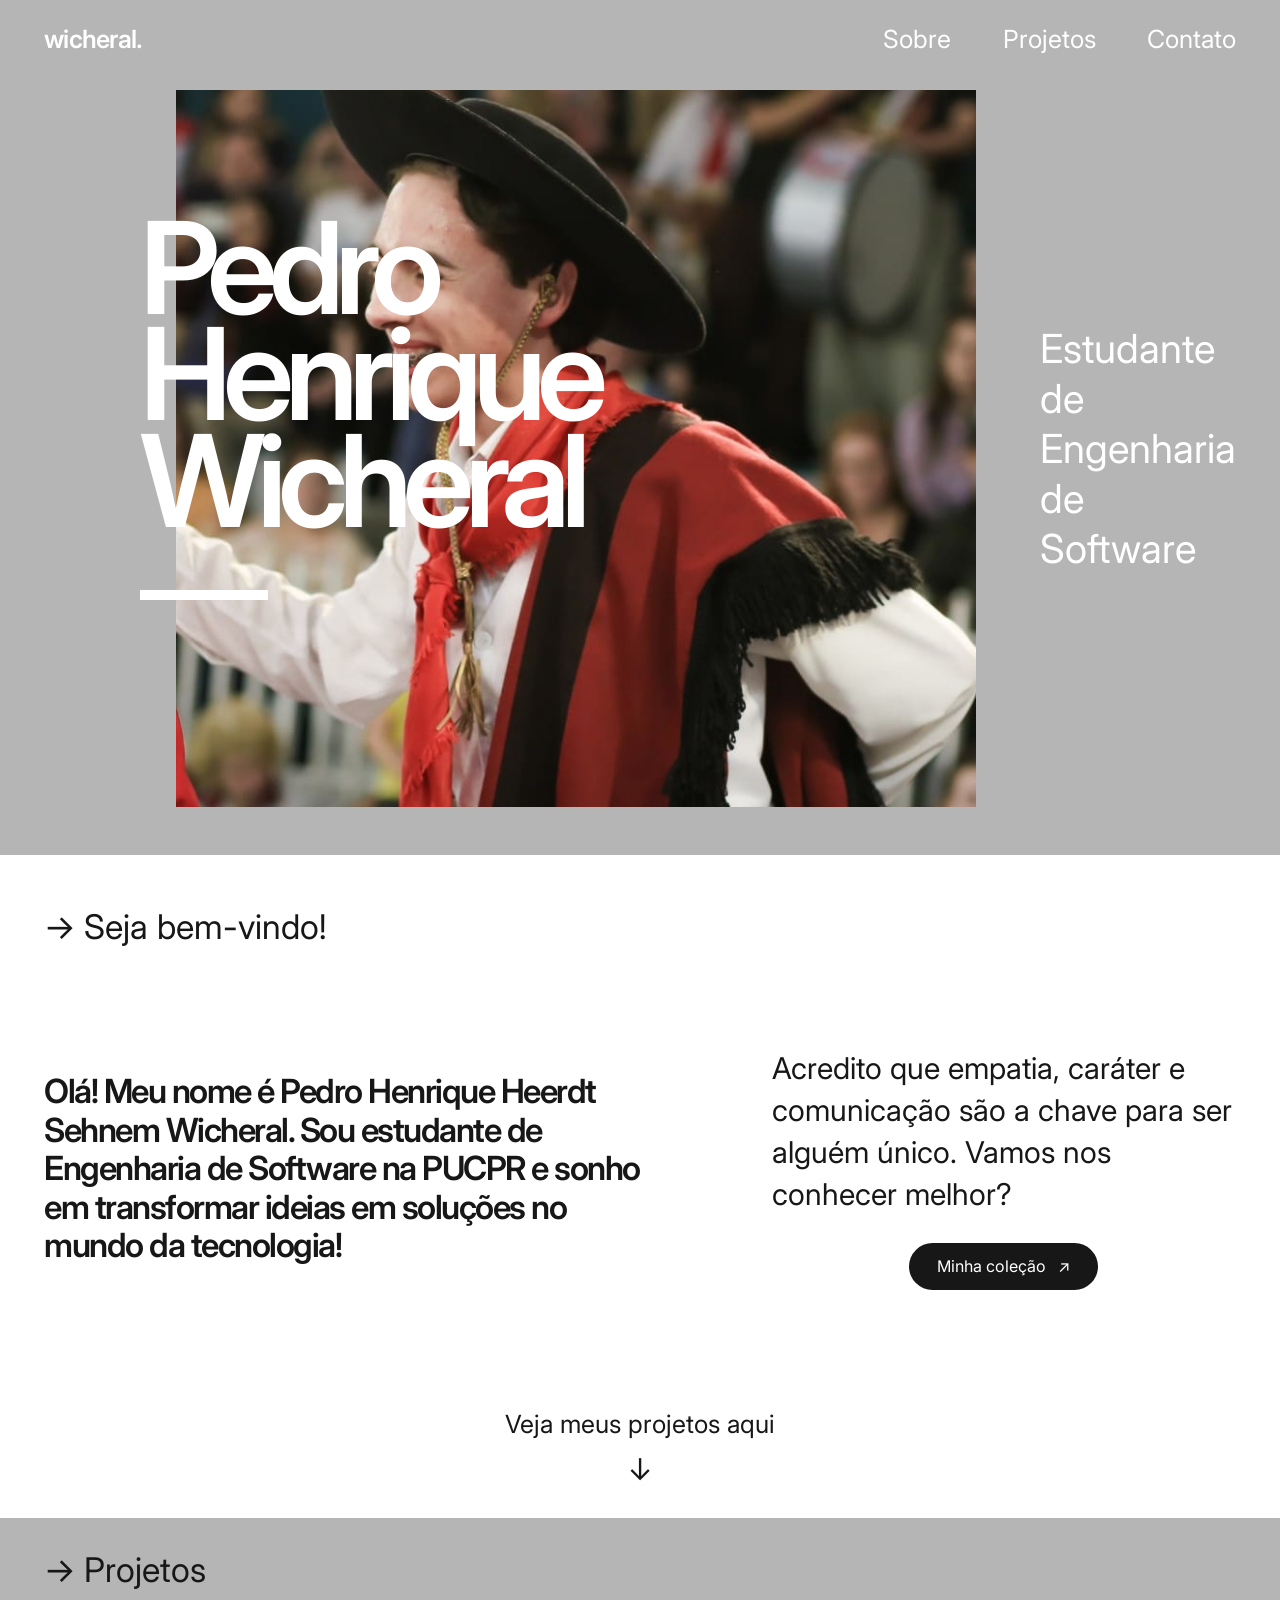
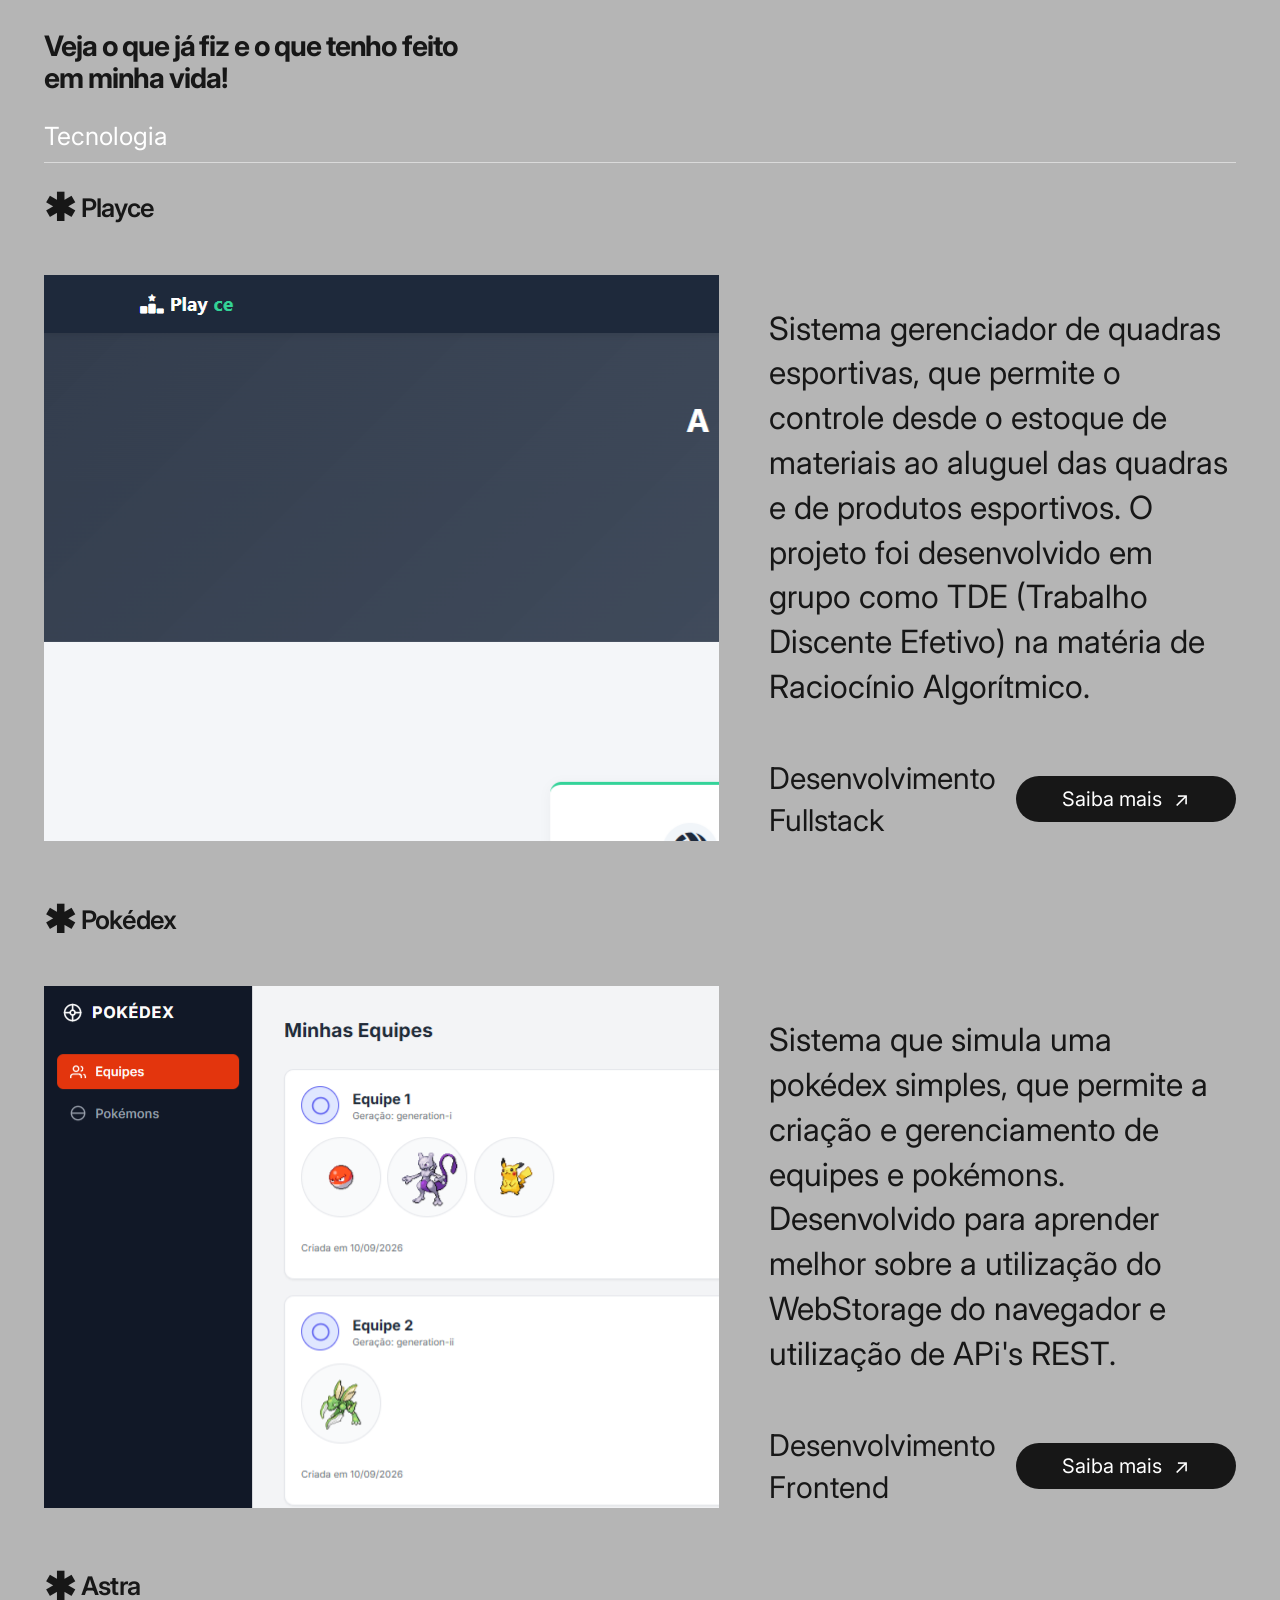
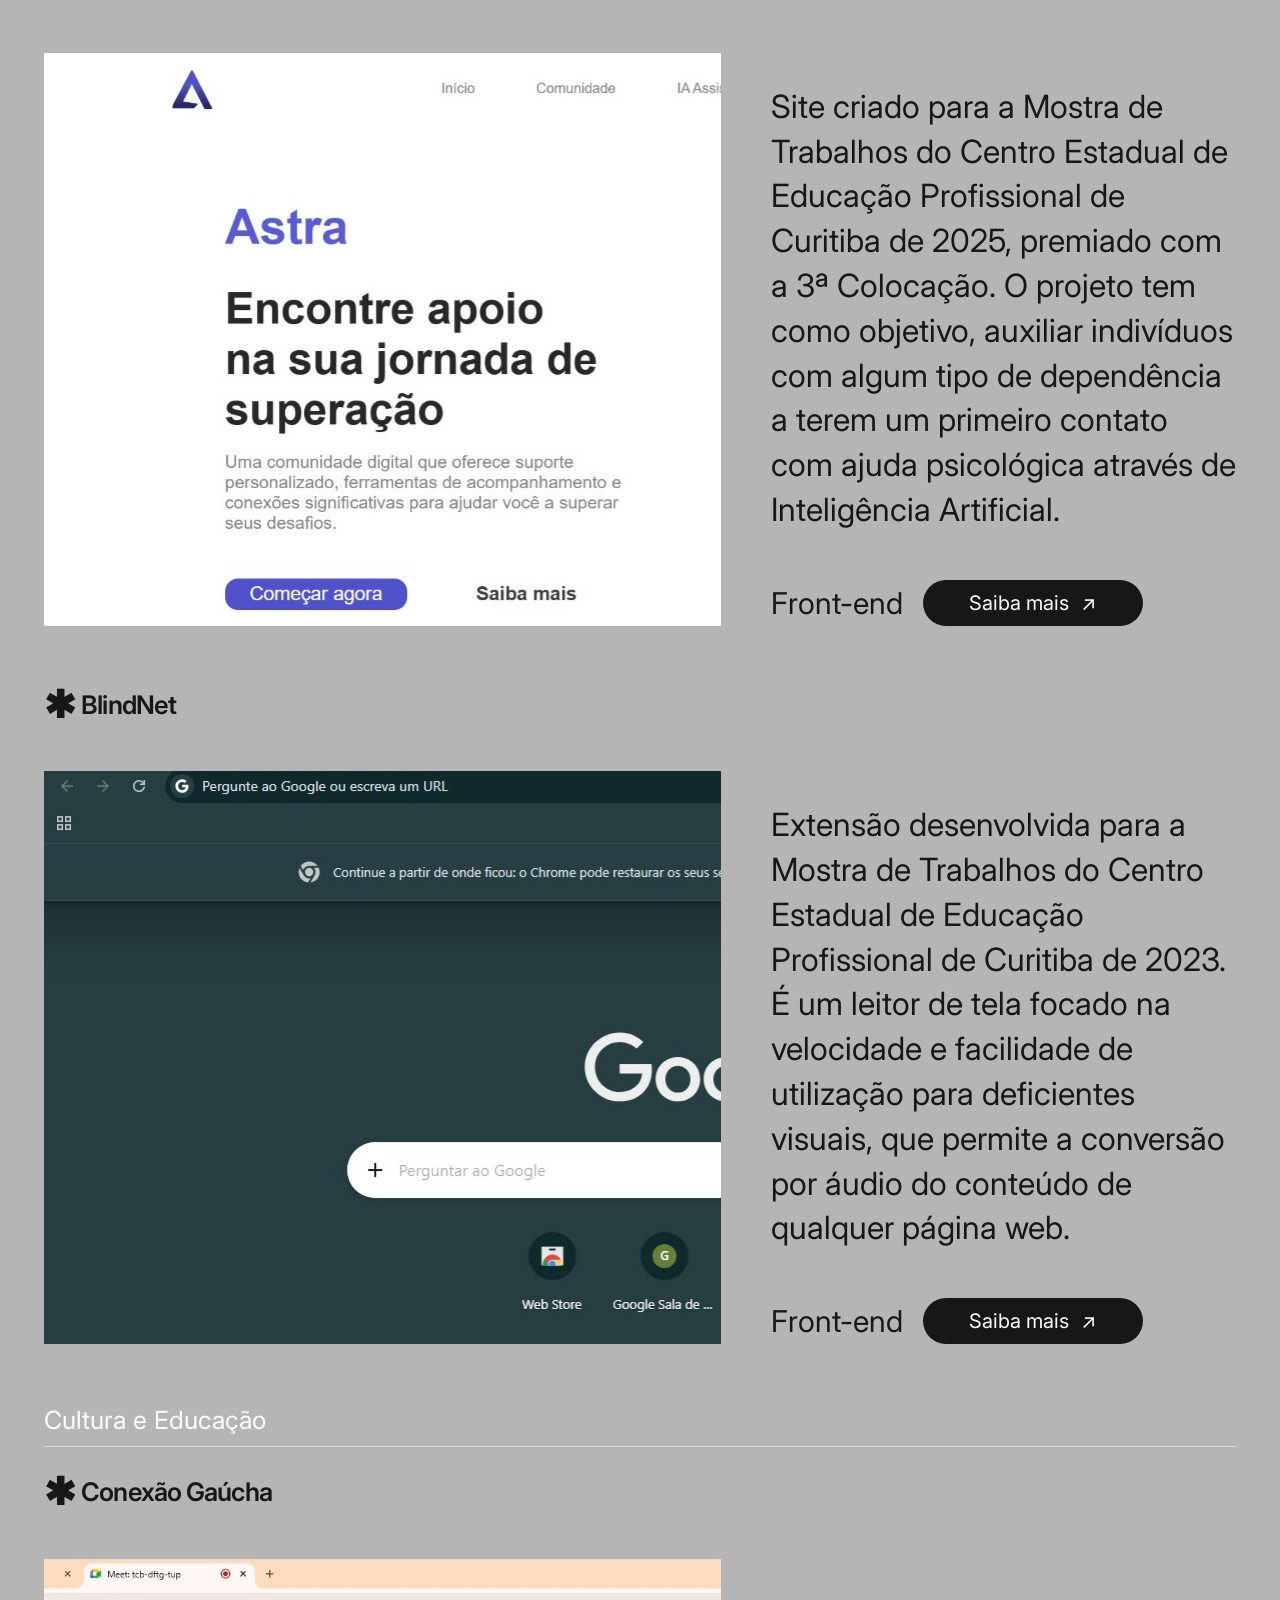
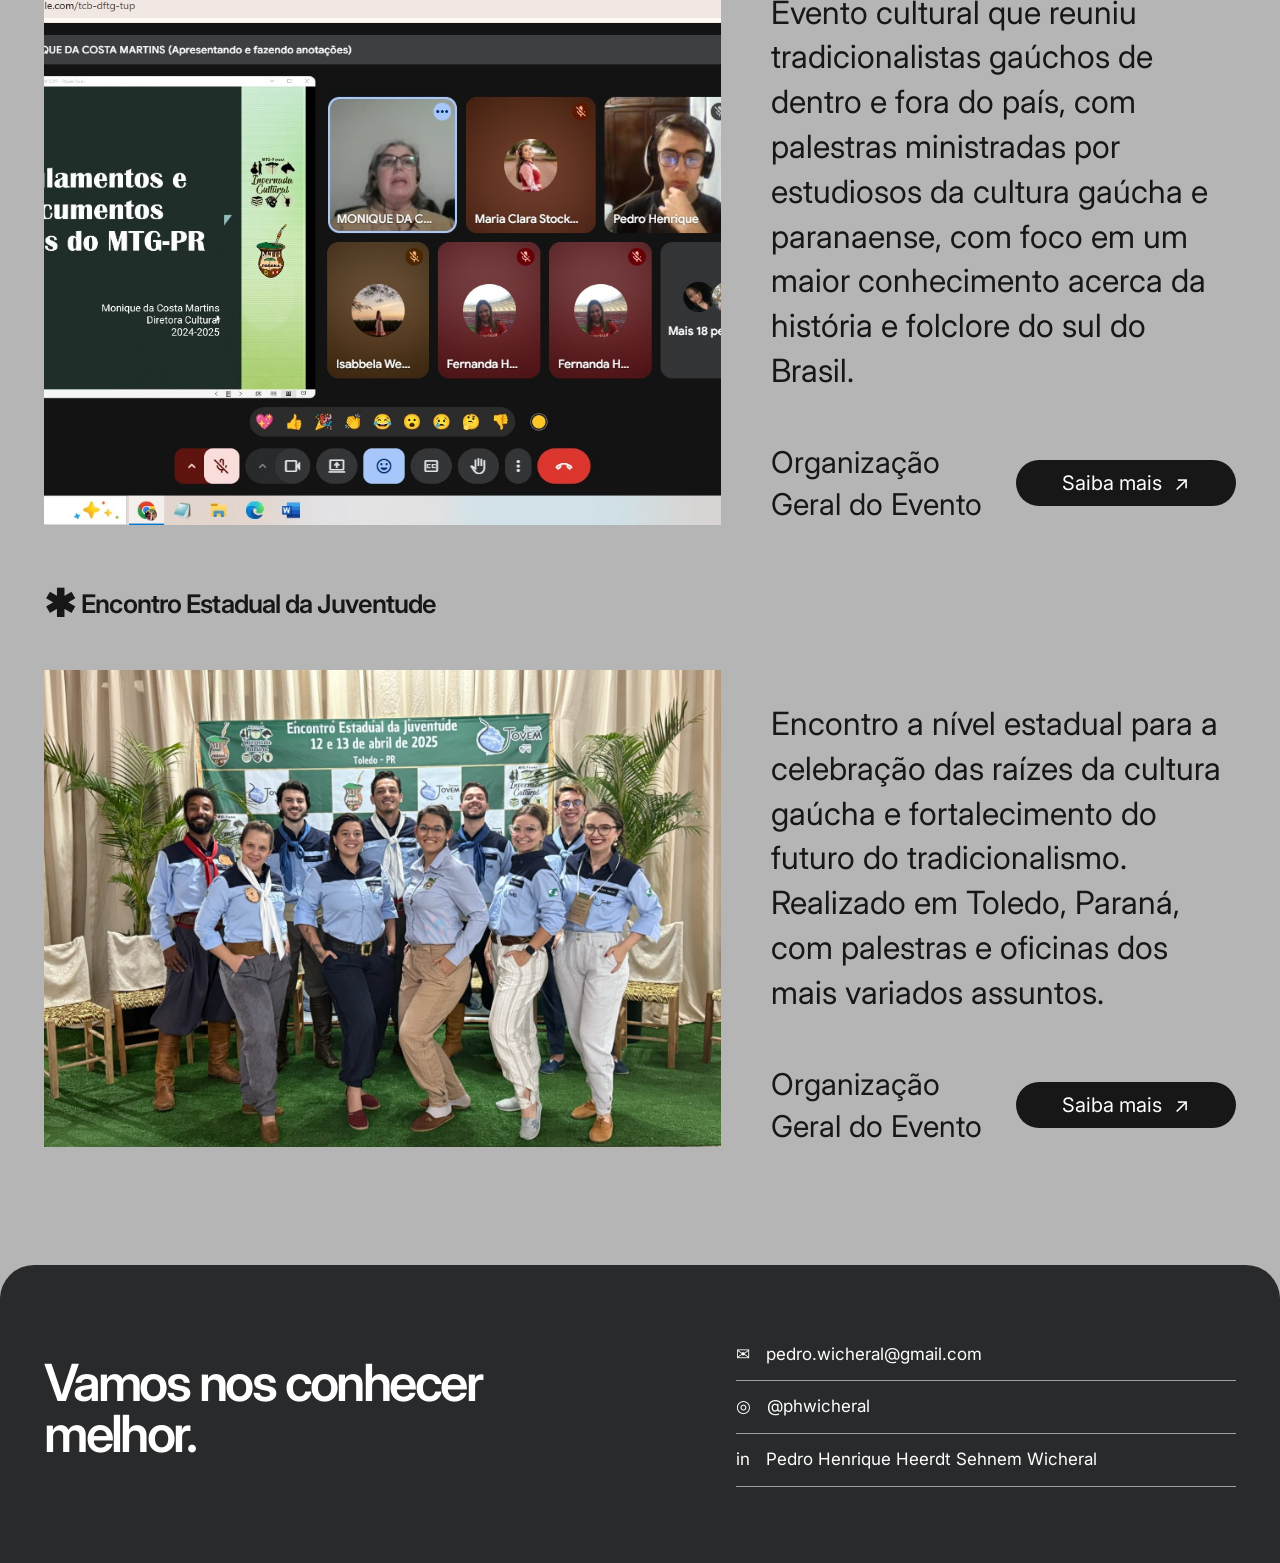
<file: index.html>
<!doctype html>
<html lang="pt-BR">
<head>
  <meta charset="utf-8">
  <meta name="viewport" content="width=device-width, initial-scale=1">
  <script>document.documentElement.classList.add('js');</script>
  <meta name="description" content="Portfólio de Pedro Henrique — projetos, tecnologia e criações.">
  <title>Pedro Henrique — Portfólio</title>
  <link rel="stylesheet" href="css/portfolio.css">
</head>
<body>
  <a class="skip-link" href="#conteudo">Pular para o conteúdo</a>

  <header class="site-header">
    <a class="brand" href="#top" aria-label="Pedro Henrique — início">wicheral.</a>
    <nav aria-label="Navegação principal">
      <a href="#sobre">Sobre</a>
      <a href="#projetos">Projetos</a>
      <a href="#contato">Contato</a>
    </nav>
  </header>

  <main id="conteudo">
    <section class="hero" id="top" aria-labelledby="hero-title">
      <div class="hero-copy">
      </div>
      <div class="portrait-placeholder portrait-hero" role="img" aria-label="Foto de Pedro Henrique">
      </div>
      <h1 id="hero-title" class="hero-name">Pedro Henrique Wicheral<span class="dash">—</span></h1>
      <p class="hero-side">Estudante de<br>Engenharia de Software</p>
    </section>

    <section class="intro section" id="sobre" aria-labelledby="intro-title">
      <div class="section-label"><span aria-hidden="true">→</span> Seja bem-vindo!</div>
      <div class="intro-grid">
        <div>
          <h2 id="intro-title">Olá! Meu nome é Pedro Henrique Heerdt Sehnem Wicheral. Sou estudante de Engenharia de Software na PUCPR e sonho em transformar ideias em soluções no mundo da tecnologia!</h2>
        </div>
        <div class="intro-aside">
          <p>Acredito que empatia, caráter e comunicação são a chave para ser alguém único. Vamos nos conhecer melhor?</p>
          <a class="button" href="colecao.html">Minha coleção <span aria-hidden="true">↗</span></a>
        </div>
      </div>
      <a class="scroll-down" href="#projetos">Veja meus projetos aqui <span aria-hidden="true">↓</span></a>
    </section>

    <section class="projects section section-dark" id="projetos" aria-labelledby="projects-title">
      <div class="section-label light"><span aria-hidden="true">→</span> Projetos</div>
      <div class="projects-heading">
        <h2 id="projects-title">Veja o que já fiz e o que tenho feito em minha vida!</h2>
      </div>

      <p class="filter-label">Tecnologia</p>
      <article class="project-row">
        <p class="project-title"><span class="project-icon">✱</span> Playce</p>
        <div class="project-content">
          <div class="project-media placeholder-media" aria-label="Imagem do projeto PlayCE" style="background: url('/assets/playce-index.png');"></div>
          <div class="project-text">
            <div>
              <p>Sistema gerenciador de quadras esportivas, que permite o controle desde o estoque de materiais ao aluguel das quadras e de produtos esportivos. O projeto foi desenvolvido em grupo como TDE (Trabalho Discente Efetivo) na matéria de Raciocínio Algorítmico.</p>
            </div>
            <div class="project-meta">
              <span>Desenvolvimento Fullstack</span>
              <a class="button button-small" href="/projetos/playce.html">Saiba mais <span aria-hidden="true">↗</span></a>
            </div>
          </div>
        </div>
      </article>

      <article class="project-row">
        <p class="project-title"><span class="project-icon">✱</span> Pokédex</p>
        <div class="project-content">
          <div class="project-media placeholder-media" id="pokemon-image" aria-label="Imagem do projeto Pokédex"></div>
          <div class="project-text">
            <div>
              <p>Sistema que simula uma pokédex simples, que permite a criação e gerenciamento de equipes e pokémons. Desenvolvido para aprender melhor sobre a utilização do WebStorage do navegador e utilização de APi's REST.</p>
            </div>
            <div class="project-meta">
              <span>Desenvolvimento Frontend</span>
              <a class="button button-small" href="/projetos/pokedex.html">Saiba mais <span aria-hidden="true">↗</span></a>
            </div>
          </div>
        </div>
      </article>

      <article class="project-row">
        <p class="project-title"><span class="project-icon">✱</span> Astra</p>
        <div class="project-content">
          <div class="project-media placeholder-media" aria-label="Imagem do projeto PlayCE" style="background-image: url('assets/astra-index.jpeg');"></div>
          <div class="project-text">
            <div>
              <p>Site criado para a Mostra de Trabalhos do Centro Estadual de Educação Profissional de Curitiba de 2025, premiado com a 3ª Colocação. O projeto tem como objetivo, auxiliar indivíduos com algum tipo de dependência a terem um primeiro contato com ajuda psicológica através de Inteligência Artificial.</p>
            </div>
            <div class="project-meta">
              <span>Front-end</span>
              <a class="button button-small" href="projetos/astra.html">Saiba mais <span aria-hidden="true">↗</span></a>
            </div>
          </div>
        </div>
      </article>

      <article class="project-row">
        <p class="project-title"><span class="project-icon">✱</span> BlindNet</p>
        <div class="project-content">
          <div class="project-media placeholder-media" aria-label="Imagem do projeto PlayCE" style="background-image: url('assets/blindnet.png');"></div>
          <div class="project-text">
            <div>
              <p>Extensão desenvolvida para a Mostra de Trabalhos do Centro Estadual de Educação Profissional de Curitiba de 2023. É um leitor de tela focado na velocidade e facilidade de utilização para deficientes visuais, que permite a conversão por áudio do conteúdo de qualquer página web.</p>
            </div>
            <div class="project-meta">
              <span>Front-end</span>
              <a class="button button-small" href="/projetos/blindnet.html">Saiba mais <span aria-hidden="true">↗</span></a>
            </div>
          </div>
        </div>
      </article>

      <p class="filter-label">Cultura e Educação</p>
      <article class="project-row">
        <p class="project-title"><span aria-hidden="true">✱</span> Conexão Gaúcha</p>
        <div class="project-content">
          <div class="project-media placeholder-media" aria-label="Imagem do projeto Conexão Gaúcha" style="background: url('assets/conexao-meet.png') center / cover no-repeat;"></div>
          <div class="project-text">
            <div>
              <p>Evento cultural que reuniu tradicionalistas gaúchos de dentro e fora do país, com palestras ministradas por estudiosos da cultura gaúcha e paranaense, com foco em um maior conhecimento acerca da história e folclore do sul do Brasil.</p>
            </div>
            <div class="project-meta">
              <span>Organização Geral do Evento</span>
              <a class="button button-small" href="/projetos/conexao.html">Saiba mais <span aria-hidden="true">↗</span></a>
            </div>
          </div>
        </div>
      </article>

      <article class="project-row">
        <p class="project-title"><span aria-hidden="true">✱</span> Encontro Estadual da Juventude</p>
        <div class="project-content">
          <div class="project-media placeholder-media" aria-label="Imagem do projeto Conexão Gaúcha" style="background: url('assets/encontro-hero.png') center / cover no-repeat;"></div>
          <div class="project-text">
            <div>
              <p>Encontro a nível estadual para a celebração das raízes da cultura gaúcha e fortalecimento do futuro do tradicionalismo. Realizado em Toledo, Paraná, com palestras e oficinas dos mais variados assuntos.</p>
            </div>
            <div class="project-meta">
              <span>Organização Geral do Evento</span>
              <a class="button button-small" href="/projetos/conexao.html">Saiba mais <span aria-hidden="true">↗</span></a>
            </div>
          </div>
        </div>
      </article>
    </section>
  </main>

  <footer class="site-footer" id="contato">
    <div class="footer-title">Vamos nos conhecer<br>melhor.</div>
    <div class="footer-links">
      <a href="mailto:pedro.wicher­al@gmail.com">✉ <span>pedro.wicher­al@gmail.com</span></a>
      <a href="https://www.instagram.com/phwicheral/" aria-label="Instagram">◎ <span>@phwicheral</span></a>
      <a href="https://www.linkedin.com/in/pedro-henrique-heerdt-sehnem-wicheral-128a29373/" aria-label="LinkedIn">in <span>Pedro Henrique Heerdt Sehnem Wicheral</span></a>
    </div>
  </footer>
  <script src="scroll-effects.js" defer></script>
</body>
</html>
</file>
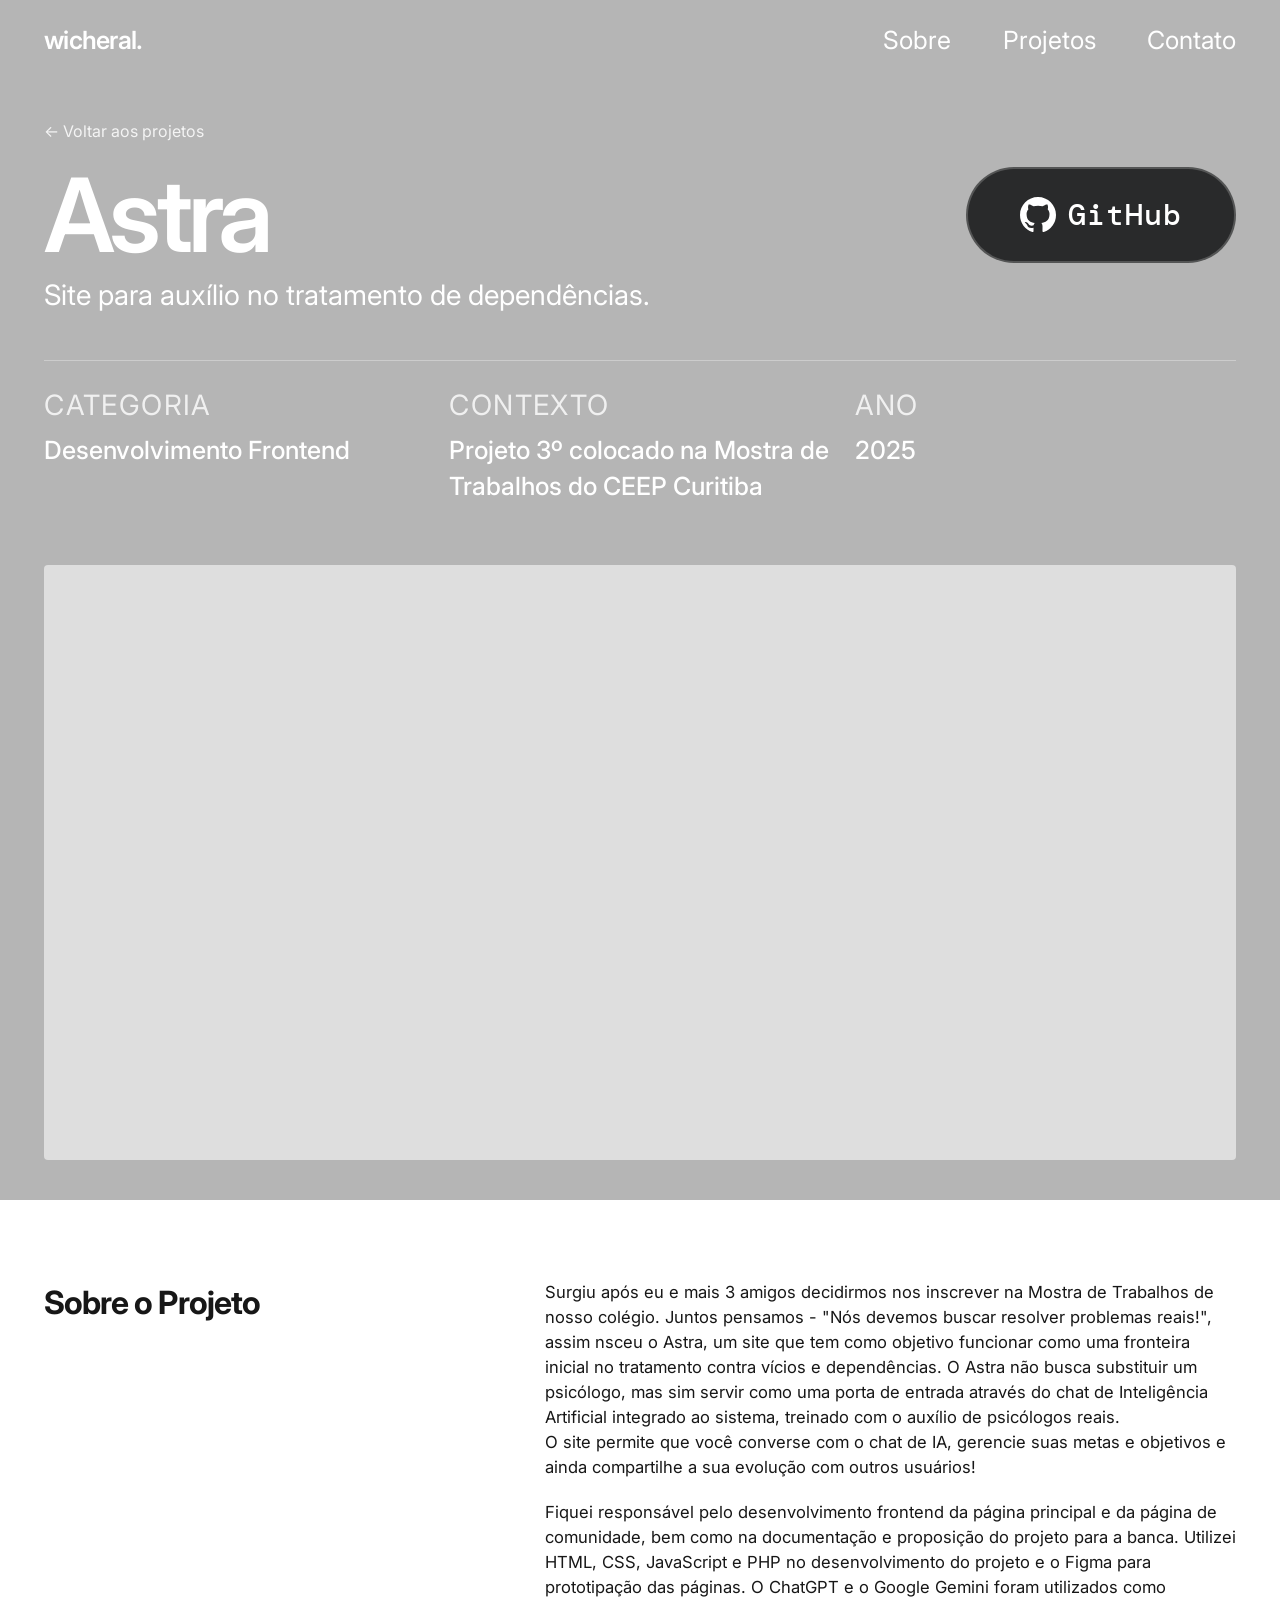
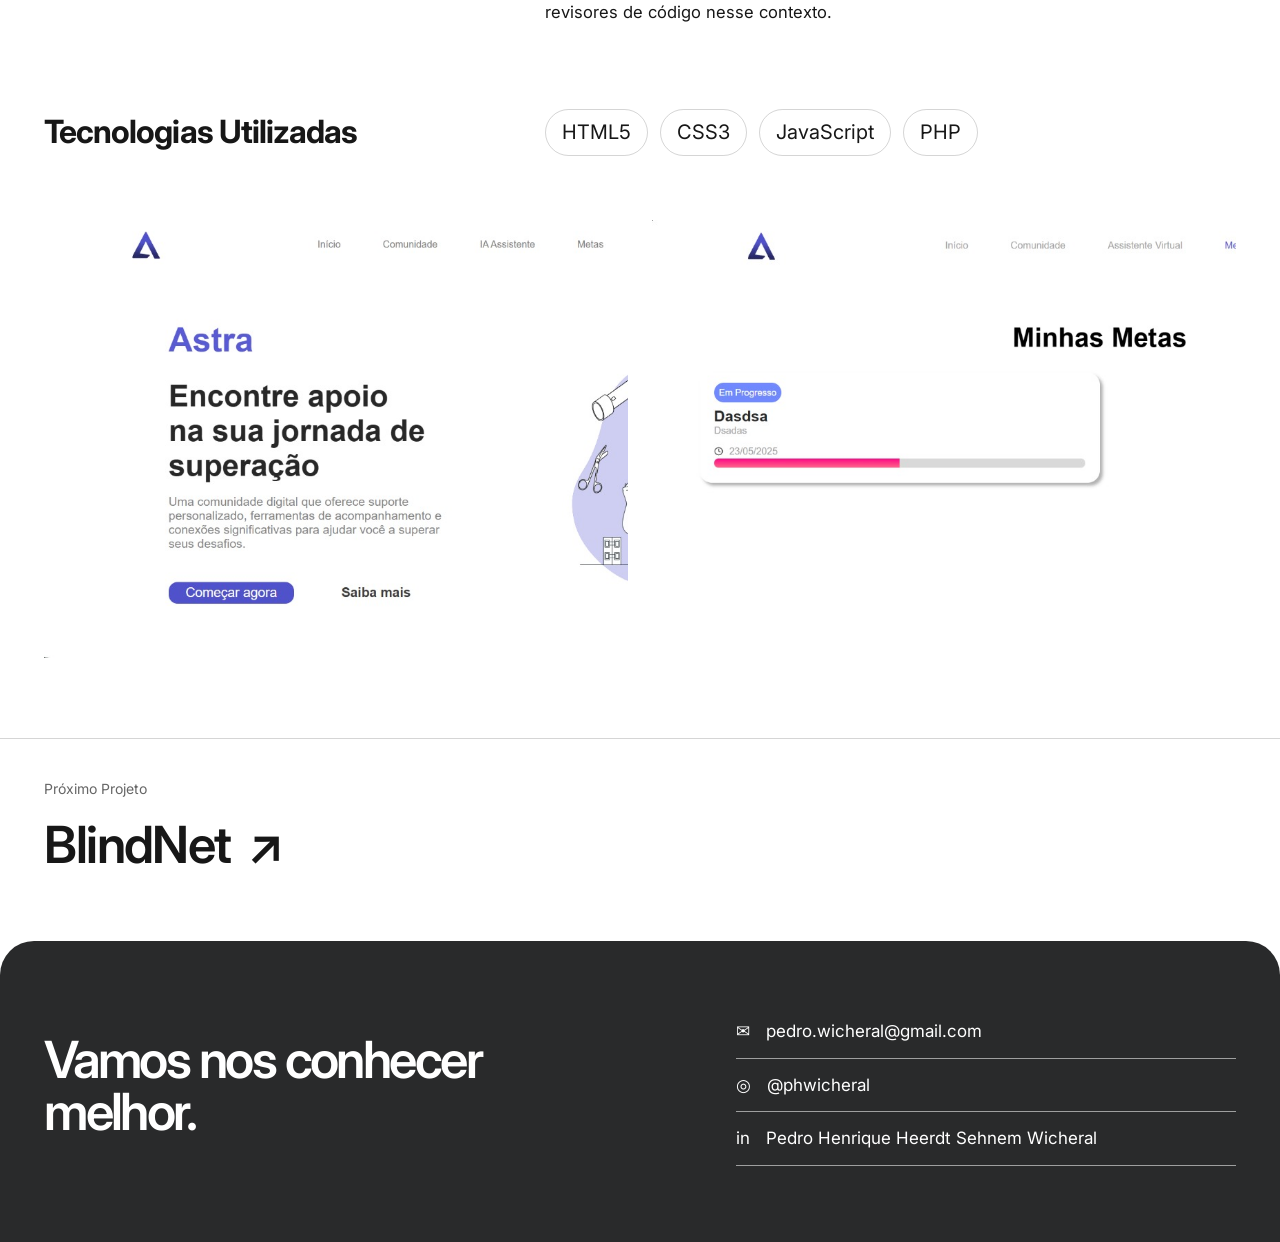
<file: projetos/astra.html>
<!doctype html>
<html lang="pt-BR">
<head>
  <meta charset="utf-8">
  <meta name="viewport" content="width=device-width, initial-scale=1">
  <script>document.documentElement.classList.add('js');</script>
  <meta name="description" content="Detalhes do projeto — Pedro Henrique">
  <title>Astra — Pedro Henrique</title>
  <link rel="stylesheet" href="projetos.css">
</head>
<body>
  <header class="site-header">
    <a class="brand" href="../index.html">wicheral.</a>
    <nav aria-label="Navegação principal">
      <a href="../index.html#sobre">Sobre</a>
      <a href="../index.html#projetos">Projetos</a>
      <a href="../index.html#contato">Contato</a>
    </nav>
  </header>

  <main id="conteudo">
    <!-- HERO DO PROJETO -->
    <section class="project-hero section">
      <div class="back-link">
        <a href="../index.html#projetos">← Voltar aos projetos</a>
      </div>
      
     <div class="project-title-wrapper">
        <h1 class="project-detail-title">Astra</h1>
        
        <a href="https://github.com/LucasPivovar/astra" 
          target="_blank" 
          rel="noopener noreferrer" 
          class="github-btn" 
          aria-label="Ver repositório no GitHub">
          <svg viewBox="0 0 24 24" width="20" height="20" fill="currentColor" aria-hidden="true">
            <path d="M12 0C5.37 0 0 5.37 0 12c0 5.31 3.435 9.795 8.205 11.385.6.105.825-.255.825-.57 0-.285-.015-1.23-.015-2.235-3.015.555-3.795-.735-4.035-1.41-.135-.345-.72-1.41-1.23-1.695-.42-.225-1.02-.78-.015-.795.945-.015 1.62.87 1.845 1.23 1.08 1.815 2.805 1.305 3.495.99.105-.78.42-1.305.765-1.605-2.67-.3-5.46-1.335-5.46-5.925 0-1.305.465-2.385 1.23-3.225-.12-.3-.54-1.53.12-3.18 0 0 1.005-.315 3.3 1.23.96-.27 1.98-.405 3-.405s2.04.135 3 .405c2.295-1.56 3.3-1.23 3.3-1.23.66 1.65.24 2.88.12 3.18.765.84 1.23 1.905 1.23 3.225 0 4.605-2.805 5.625-5.475 5.925.435.375.81 1.095.81 2.22 0 1.605-.015 2.895-.015 3.3 0 .315.225.69.825.57A12.02 12.02 0 0024 12c0-6.63-5.37-12-12-12z"/>
          </svg>
          <span>GitHub</span>
        </a>
      </div>
      <p class="project-tagline">Site para auxílio no tratamento de dependências.</p>

      <div class="project-overview-grid">
        <div class="overview-item">
          <span class="overview-label">Categoria</span>
          <span class="overview-value">Desenvolvimento Frontend</span>
        </div>
        <div class="overview-item">
          <span class="overview-label">Contexto</span>
          <span class="overview-value">Projeto 3º colocado na Mostra de Trabalhos do CEEP Curitiba<span>
        </div>
        <div class="overview-item">
          <span class="overview-label">Ano</span>
          <span class="overview-value">2025</span>
        </div>
      </div>
    </section>

    <!-- MÍDIA PRINCIPAL / COVER -->
    <section class="project-cover section">
      <div class="cover-media placeholder-media">
        <video autoplay muted loop src="../assets/astra-video.mp4"></video>
      </div>
    </section>

    <!-- DETALHES E CONTEÚDO -->
    <section class="project-body section">
      <div class="body-grid">
        <div class="body-summary">
          <h2>Sobre o Projeto</h2>
        </div>
        <div class="body-text">
          <p>
            Surgiu após eu e mais 3 amigos decidirmos nos inscrever na Mostra de Trabalhos de nosso colégio. Juntos pensamos - "Nós devemos buscar resolver problemas reais!", assim nsceu o Astra, um site que tem como objetivo funcionar como uma fronteira inicial no tratamento contra vícios e dependências. O Astra não busca substituir um psicólogo, mas sim servir como uma porta de entrada através do chat de Inteligência Artificial integrado ao sistema, treinado com o auxílio de psicólogos reais. <br>O site permite que você converse com o chat de IA, gerencie suas metas e objetivos e ainda compartilhe a sua evolução com outros usuários!
          </p>
          <p>
            Fiquei responsável pelo desenvolvimento frontend da página principal e da página de comunidade, bem como na documentação e proposição do projeto para a banca. Utilizei HTML, CSS, JavaScript e PHP no desenvolvimento do projeto e o Figma para prototipação das páginas. O ChatGPT e o Google Gemini foram utilizados como revisores de código nesse contexto.
          </p>
        </div>
      </div>

      <div class="body-grid tech-stack-section">
        <div class="body-summary">
          <h2>Tecnologias Utilizadas</h2>
        </div>
        <div class="body-text">
          <ul class="tech-list">
            <li>HTML5</li>
            <li>CSS3</li>
            <li>JavaScript</li>
            <li>PHP</li>
          </ul>
        </div>
      </div>

      <!-- GALERIA DE MÍDIAS / MOCKUPS -->
        <div class="project-gallery">
          <div class="gallery-item placeholder-media" style="background-image: url('../assets/astra-index.jpeg'); background-repeat: no-repeat; background-size: cover;">
          </div>
          <div class="gallery-item placeholder-media" style="background-image: url('../assets/astra-metas.jpeg'); background-repeat: no-repeat; background-size: cover;">
          </div>
        </div>
    </section>

    <!-- NAVEGAÇÃO ENTRE PROJETOS -->
    <section class="project-navigation section">
      <div class="nav-grid">
        <span class="nav-label">Próximo Projeto</span>
        <a href="blindnet.html" class="next-project-link">
          <span>BlindNet</span>
          <span class="arrow">↗</span>
        </a>
      </div>
    </section>
  </main>

  <div class="white-background">
    <footer class="site-footer" id="contato">
        <div class="footer-title">Vamos nos conhecer<br>melhor.</div>
        <div class="footer-links">
        <a href="mailto:pedro.wicheral@gmail.com">✉ <span>pedro.wicheral@gmail.com</span></a>
        <a href="https://instagram.com/phwicheral" target="_blank" aria-label="Instagram">◎ <span>@phwicheral</span></a>
        <a href="https://linkedin.com" target="_blank" aria-label="LinkedIn">in <span>Pedro Henrique Heerdt Sehnem Wicheral</span></a>
        </div>
    </footer>
  </div>
</body>
</html>
</file>
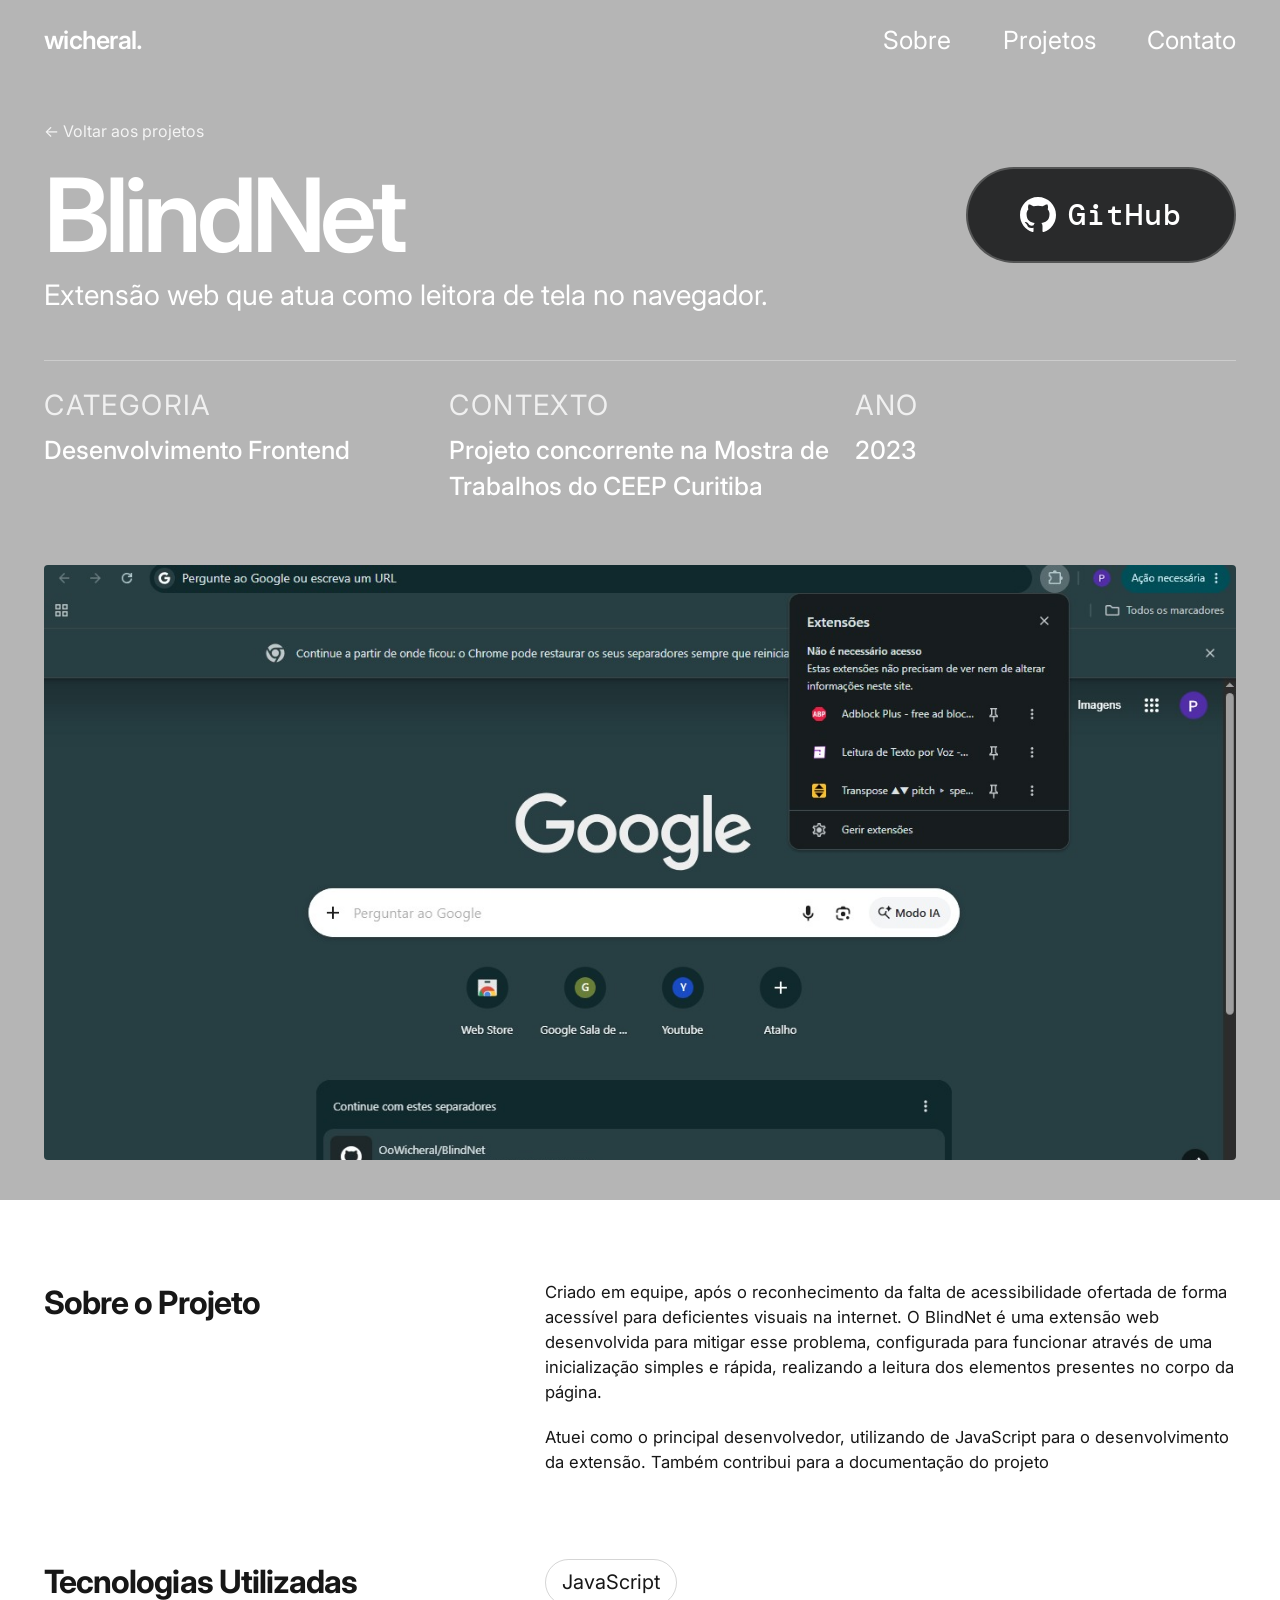
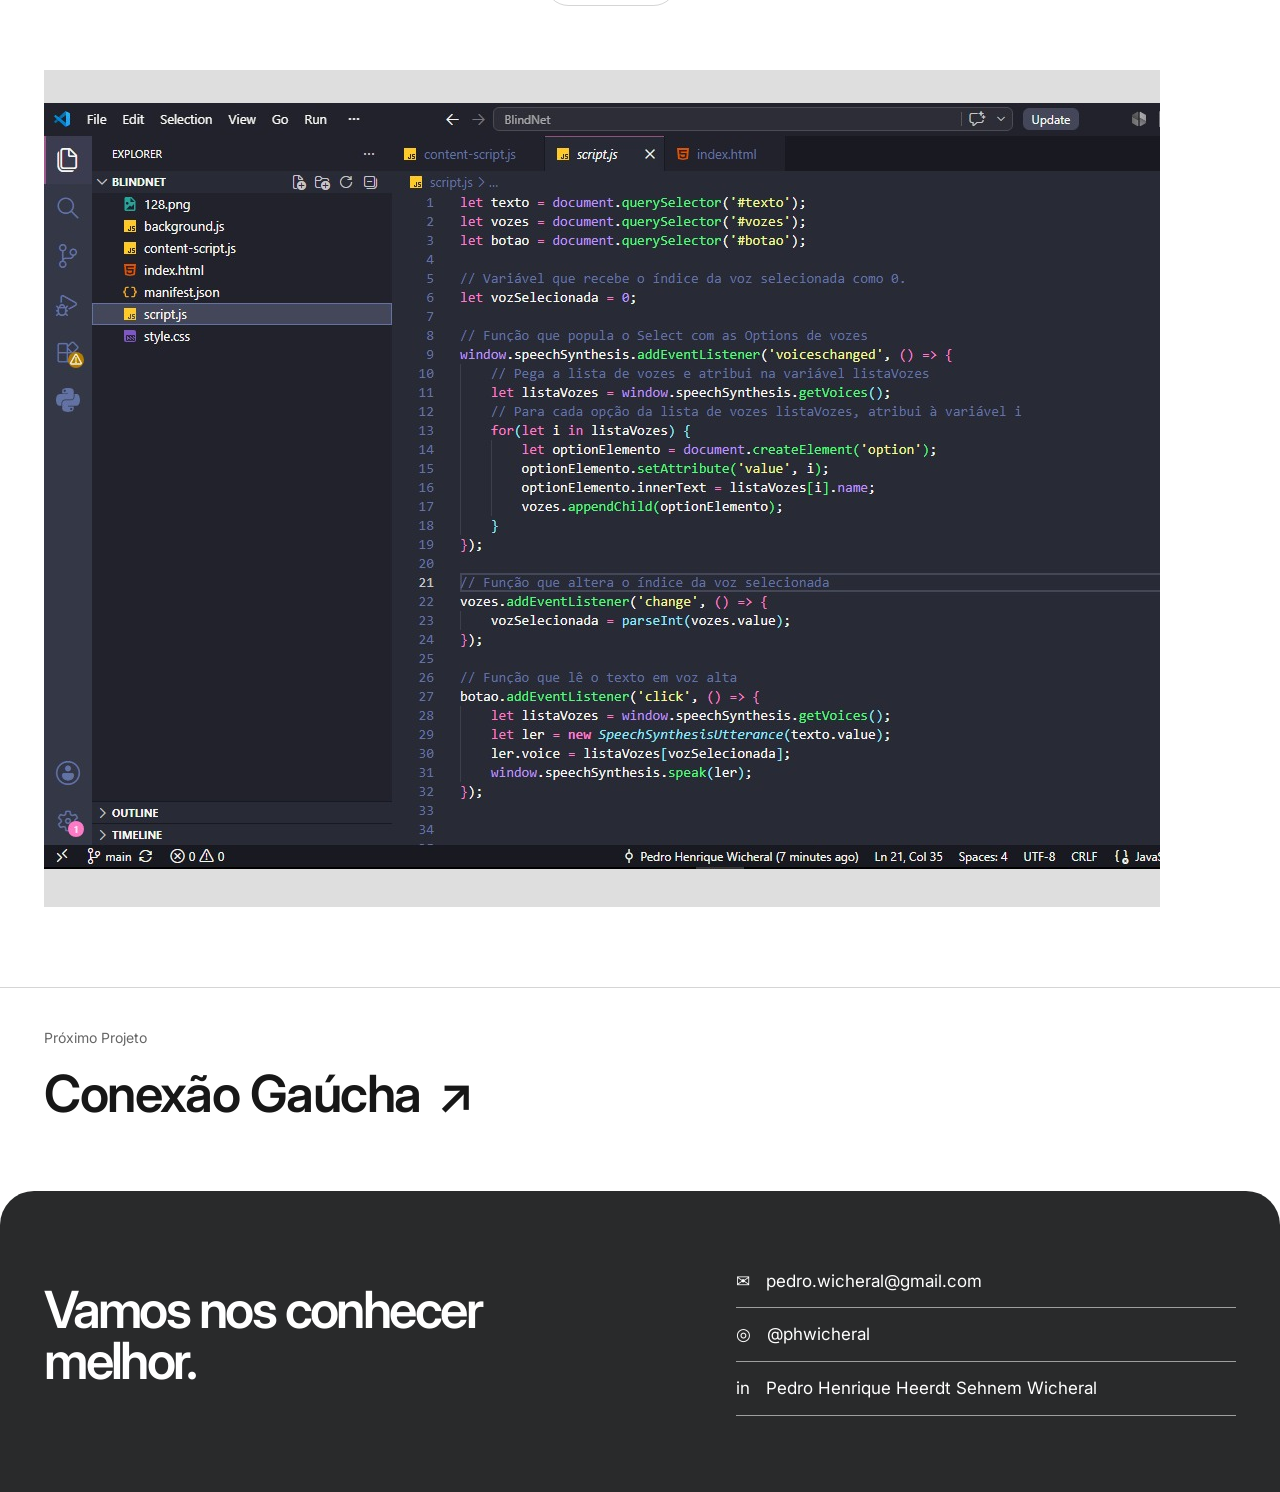
<file: projetos/blindnet.html>
<!doctype html>
<html lang="pt-BR">
<head>
  <meta charset="utf-8">
  <meta name="viewport" content="width=device-width, initial-scale=1">
  <script>document.documentElement.classList.add('js');</script>
  <meta name="description" content="Detalhes do projeto — Pedro Henrique">
  <title>BlindNet — Pedro Henrique</title>
  <link rel="stylesheet" href="projetos.css">
</head>
<body>
  <header class="site-header">
    <a class="brand" href="../index.html">wicheral.</a>
    <nav aria-label="Navegação principal">
      <a href="../index.html#sobre">Sobre</a>
      <a href="../index.html#projetos">Projetos</a>
      <a href="../index.html#contato">Contato</a>
    </nav>
  </header>

  <main id="conteudo">
    <!-- HERO DO PROJETO -->
    <section class="project-hero section">
      <div class="back-link">
        <a href="../index.html#projetos">← Voltar aos projetos</a>
      </div>
      
     <div class="project-title-wrapper">
        <h1 class="project-detail-title">BlindNet</h1>
        
        <a href="https://github.com/OoWicheral/BlindNet" 
          target="_blank" 
          rel="noopener noreferrer" 
          class="github-btn" 
          aria-label="Ver repositório no GitHub">
          <svg viewBox="0 0 24 24" width="20" height="20" fill="currentColor" aria-hidden="true">
            <path d="M12 0C5.37 0 0 5.37 0 12c0 5.31 3.435 9.795 8.205 11.385.6.105.825-.255.825-.57 0-.285-.015-1.23-.015-2.235-3.015.555-3.795-.735-4.035-1.41-.135-.345-.72-1.41-1.23-1.695-.42-.225-1.02-.78-.015-.795.945-.015 1.62.87 1.845 1.23 1.08 1.815 2.805 1.305 3.495.99.105-.78.42-1.305.765-1.605-2.67-.3-5.46-1.335-5.46-5.925 0-1.305.465-2.385 1.23-3.225-.12-.3-.54-1.53.12-3.18 0 0 1.005-.315 3.3 1.23.96-.27 1.98-.405 3-.405s2.04.135 3 .405c2.295-1.56 3.3-1.23 3.3-1.23.66 1.65.24 2.88.12 3.18.765.84 1.23 1.905 1.23 3.225 0 4.605-2.805 5.625-5.475 5.925.435.375.81 1.095.81 2.22 0 1.605-.015 2.895-.015 3.3 0 .315.225.69.825.57A12.02 12.02 0 0024 12c0-6.63-5.37-12-12-12z"/>
          </svg>
          <span>GitHub</span>
        </a>
      </div>
      <p class="project-tagline">Extensão web que atua como leitora de tela no navegador.</p>

      <div class="project-overview-grid">
        <div class="overview-item">
          <span class="overview-label">Categoria</span>
          <span class="overview-value">Desenvolvimento Frontend</span>
        </div>
        <div class="overview-item">
          <span class="overview-label">Contexto</span>
          <span class="overview-value">Projeto concorrente na Mostra de Trabalhos do CEEP Curitiba<span>
        </div>
        <div class="overview-item">
          <span class="overview-label">Ano</span>
          <span class="overview-value">2023</span>
        </div>
      </div>
    </section>

    <!-- MÍDIA PRINCIPAL / COVER -->
    <section class="project-cover section">
      <div class="cover-media placeholder-media" style="background-image: url('../assets/blindnet.png'); background-repeat: no-repeat; background-size: cover;">
      </div>
    </section>

    <!-- DETALHES E CONTEÚDO -->
    <section class="project-body section">
      <div class="body-grid">
        <div class="body-summary">
          <h2>Sobre o Projeto</h2>
        </div>
        <div class="body-text">
          <p>
            Criado em equipe, após o reconhecimento da falta de acessibilidade ofertada de forma acessível para deficientes visuais na internet. O BlindNet é uma extensão web desenvolvida para mitigar esse problema, configurada para funcionar através de uma inicialização simples e rápida, realizando a leitura dos elementos presentes no corpo da página.
          <p>
            Atuei como o principal desenvolvedor, utilizando de JavaScript para o desenvolvimento da extensão. Também contribui para a documentação do projeto
          </p>
        </div>
      </div>

      <div class="body-grid tech-stack-section">
        <div class="body-summary">
          <h2>Tecnologias Utilizadas</h2>
        </div>
        <div class="body-text">
          <ul class="tech-list">
            <li>JavaScript</li>
          </ul>
        </div>
      </div>

      <!-- GALERIA DE MÍDIAS / MOCKUPS -->
      <div class="project-gallery">
        <div class="gallery-item placeholder-media">
          <span><img src="../assets/blindnet-code.png" alt=""></span>
        </div>
      </div>
    </section>

    <!-- NAVEGAÇÃO ENTRE PROJETOS -->
    <section class="project-navigation section">
      <div class="nav-grid">
        <span class="nav-label">Próximo Projeto</span>
        <a href="conexao.html" class="next-project-link">
          <span>Conexão Gaúcha</span>
          <span class="arrow">↗</span>
        </a>
      </div>
    </section>
  </main>

  <div class="white-background">
    <footer class="site-footer" id="contato">
        <div class="footer-title">Vamos nos conhecer<br>melhor.</div>
        <div class="footer-links">
        <a href="mailto:pedro.wicheral@gmail.com">✉ <span>pedro.wicheral@gmail.com</span></a>
        <a href="https://instagram.com/phwicheral" target="_blank" aria-label="Instagram">◎ <span>@phwicheral</span></a>
        <a href="https://linkedin.com" target="_blank" aria-label="LinkedIn">in <span>Pedro Henrique Heerdt Sehnem Wicheral</span></a>
        </div>
    </footer>
  </div>
</body>
</html>
</file>
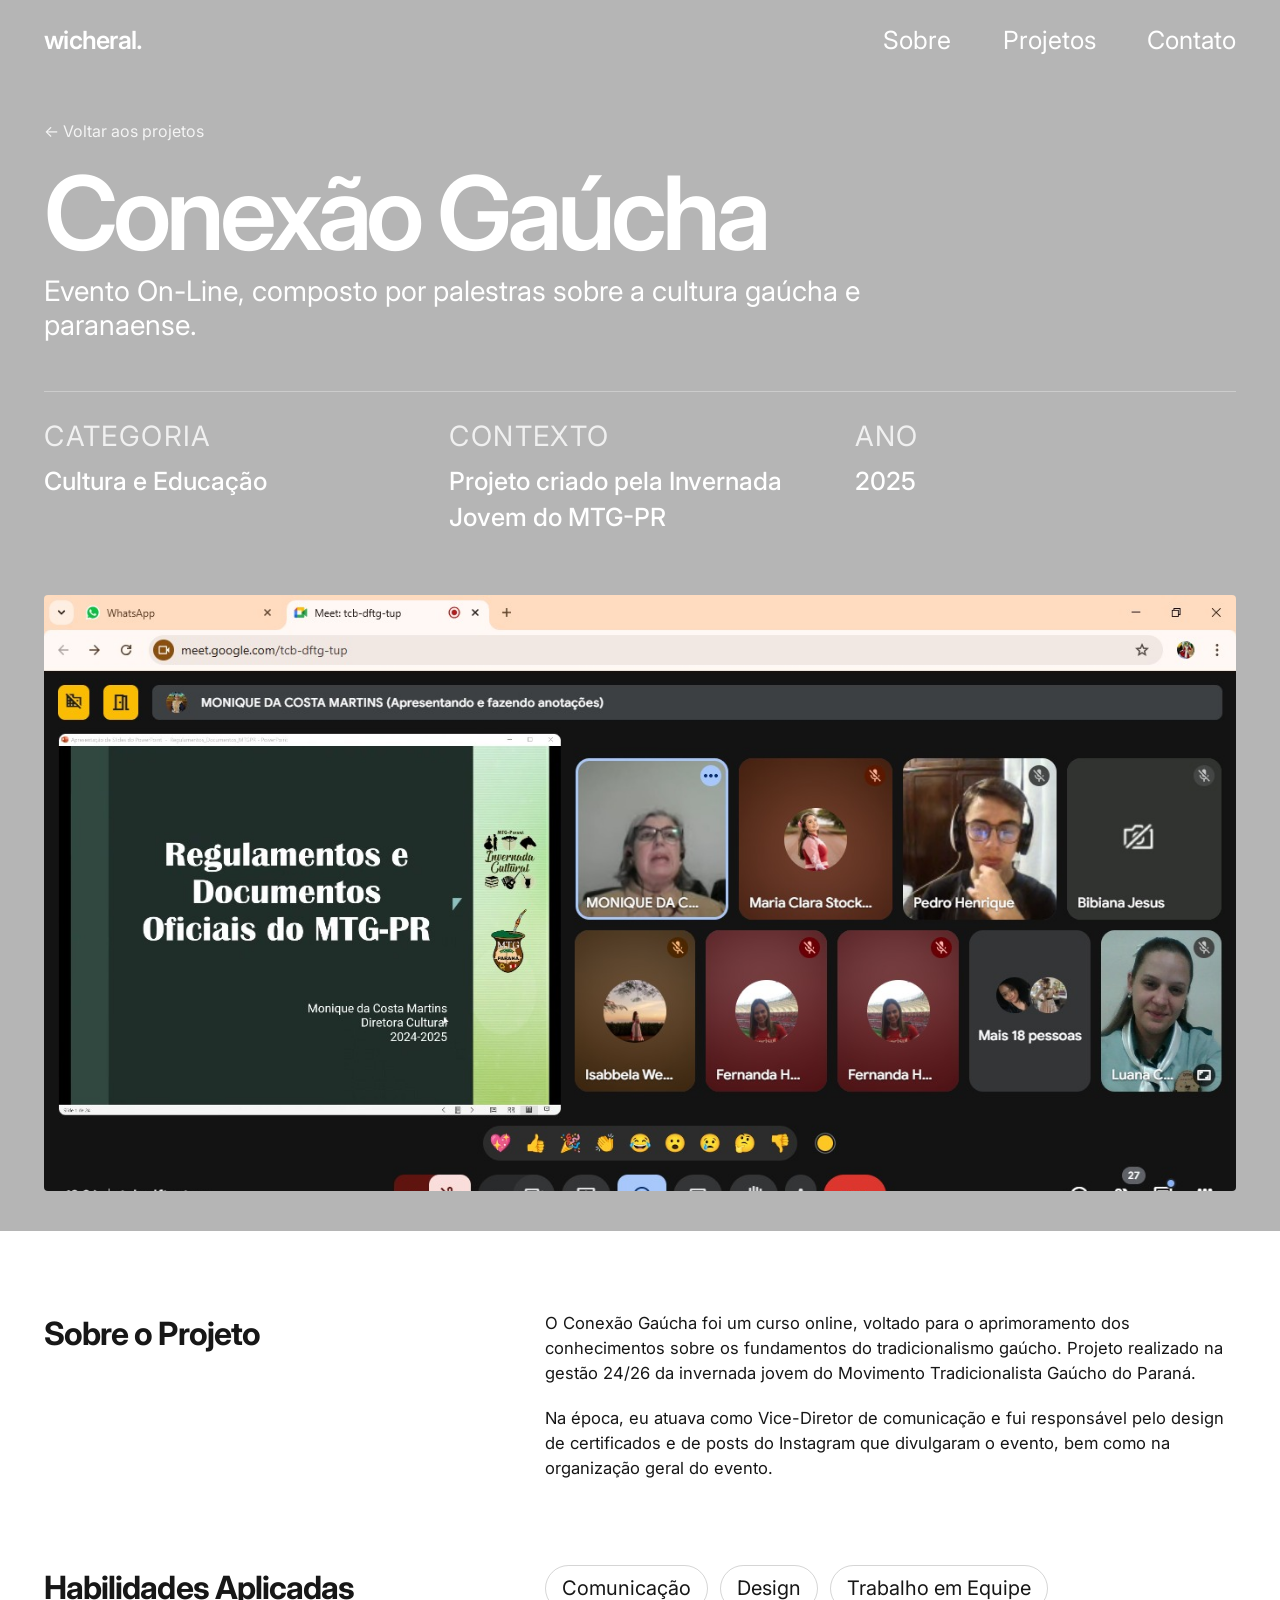
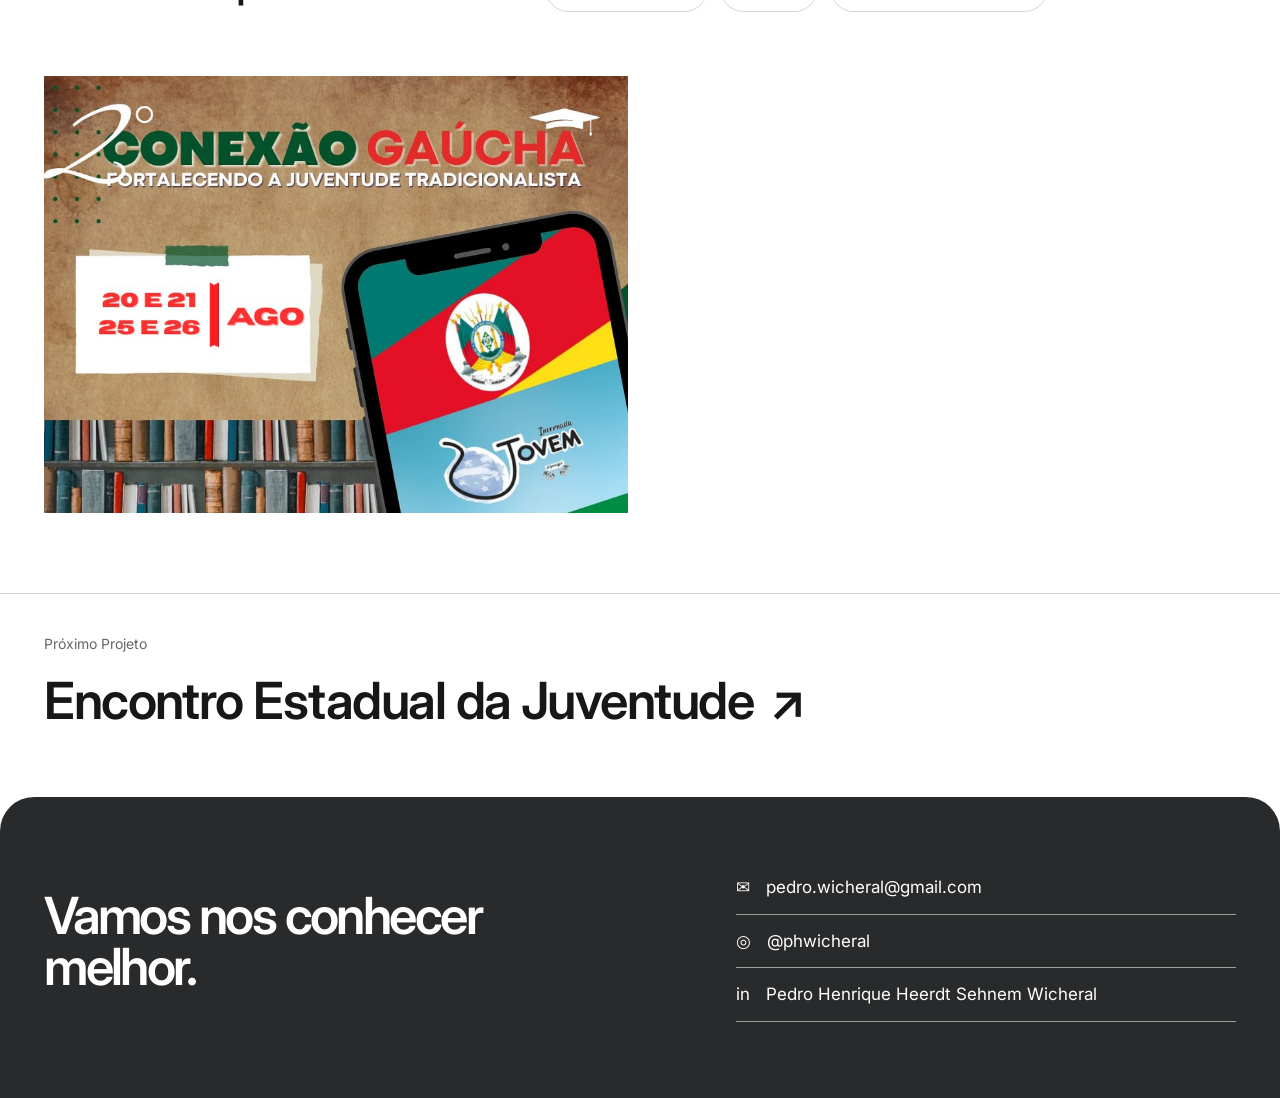
<file: projetos/conexao.html>
<!doctype html>
<html lang="pt-BR">
<head>
  <meta charset="utf-8">
  <meta name="viewport" content="width=device-width, initial-scale=1">
  <script>document.documentElement.classList.add('js');</script>
  <meta name="description" content="Detalhes do projeto — Pedro Henrique">
  <title>Conexão Gaúcha — Pedro Henrique</title>
  <link rel="stylesheet" href="projetos.css">
</head>
<body>
  <header class="site-header">
    <a class="brand" href="../index.html">wicheral.</a>
    <nav aria-label="Navegação principal">
      <a href="../index.html#sobre">Sobre</a>
      <a href="../index.html#projetos">Projetos</a>
      <a href="../index.html#contato">Contato</a>
    </nav>
  </header>

  <main id="conteudo">
    <!-- HERO DO PROJETO -->
    <section class="project-hero section">
      <div class="back-link">
        <a href="../index.html#projetos">← Voltar aos projetos</a>
      </div>
      
      <h1 class="project-detail-title">Conexão Gaúcha</h1>
      <p class="project-tagline">Evento On-Line, composto por palestras sobre a cultura gaúcha e paranaense.</p>

      <div class="project-overview-grid">
        <div class="overview-item">
          <span class="overview-label">Categoria</span>
          <span class="overview-value">Cultura e Educação</span>
        </div>
        <div class="overview-item">
          <span class="overview-label">Contexto</span>
          <span class="overview-value">Projeto criado pela Invernada Jovem do MTG-PR<span>
        </div>
        <div class="overview-item">
          <span class="overview-label">Ano</span>
          <span class="overview-value">2025</span>
        </div>
      </div>
    </section>

    <!-- MÍDIA PRINCIPAL / COVER -->
    <section class="project-cover section">
      <div class="cover-media placeholder-media" style="background-image: url('../assets/conexao-meet.png'); background-repeat: no-repeat; background-size: cover;">
      </div>
    </section>

    <!-- DETALHES E CONTEÚDO -->
    <section class="project-body section">
      <div class="body-grid">
        <div class="body-summary">
          <h2>Sobre o Projeto</h2>
        </div>
        <div class="body-text">
          <p>
            O Conexão Gaúcha foi um curso online, voltado para o aprimoramento dos conhecimentos sobre os fundamentos do tradicionalismo gaúcho. Projeto realizado na gestão 24/26 da invernada jovem do Movimento Tradicionalista Gaúcho do Paraná.
          <p>
            Na época, eu atuava como Vice-Diretor de comunicação e fui responsável pelo design de certificados e de posts do Instagram que divulgaram o evento, bem como na organização geral do evento.
          </p>
        </div>
      </div>

      <div class="body-grid tech-stack-section">
        <div class="body-summary">
          <h2>Habilidades Aplicadas</h2>
        </div>
        <div class="body-text">
          <ul class="tech-list">
            <li>Comunicação</li>
            <li>Design</li>
            <li>Trabalho em Equipe</li>
          </ul>
        </div>
      </div>

      <!-- GALERIA DE MÍDIAS / MOCKUPS -->
        <div class="project-gallery">
          <div class="gallery-item placeholder-media" style="background-image: url('../assets/conexao-insta.png'); background-repeat: no-repeat; background-size: cover;">
          </div>
        </div>
    </section>

    <!-- NAVEGAÇÃO ENTRE PROJETOS -->
    <section class="project-navigation section">
      <div class="nav-grid">
        <span class="nav-label">Próximo Projeto</span>
        <a href="encontro.html" class="next-project-link">
          <span>Encontro Estadual da Juventude</span>
          <span class="arrow">↗</span>
        </a>
      </div>
    </section>
  </main>

  <div class="white-background">
    <footer class="site-footer" id="contato">
        <div class="footer-title">Vamos nos conhecer<br>melhor.</div>
        <div class="footer-links">
        <a href="mailto:pedro.wicheral@gmail.com">✉ <span>pedro.wicheral@gmail.com</span></a>
        <a href="https://instagram.com/phwicheral" target="_blank" aria-label="Instagram">◎ <span>@phwicheral</span></a>
        <a href="https://linkedin.com" target="_blank" aria-label="LinkedIn">in <span>Pedro Henrique Heerdt Sehnem Wicheral</span></a>
        </div>
    </footer>
  </div>
</body>
</html>
</file>
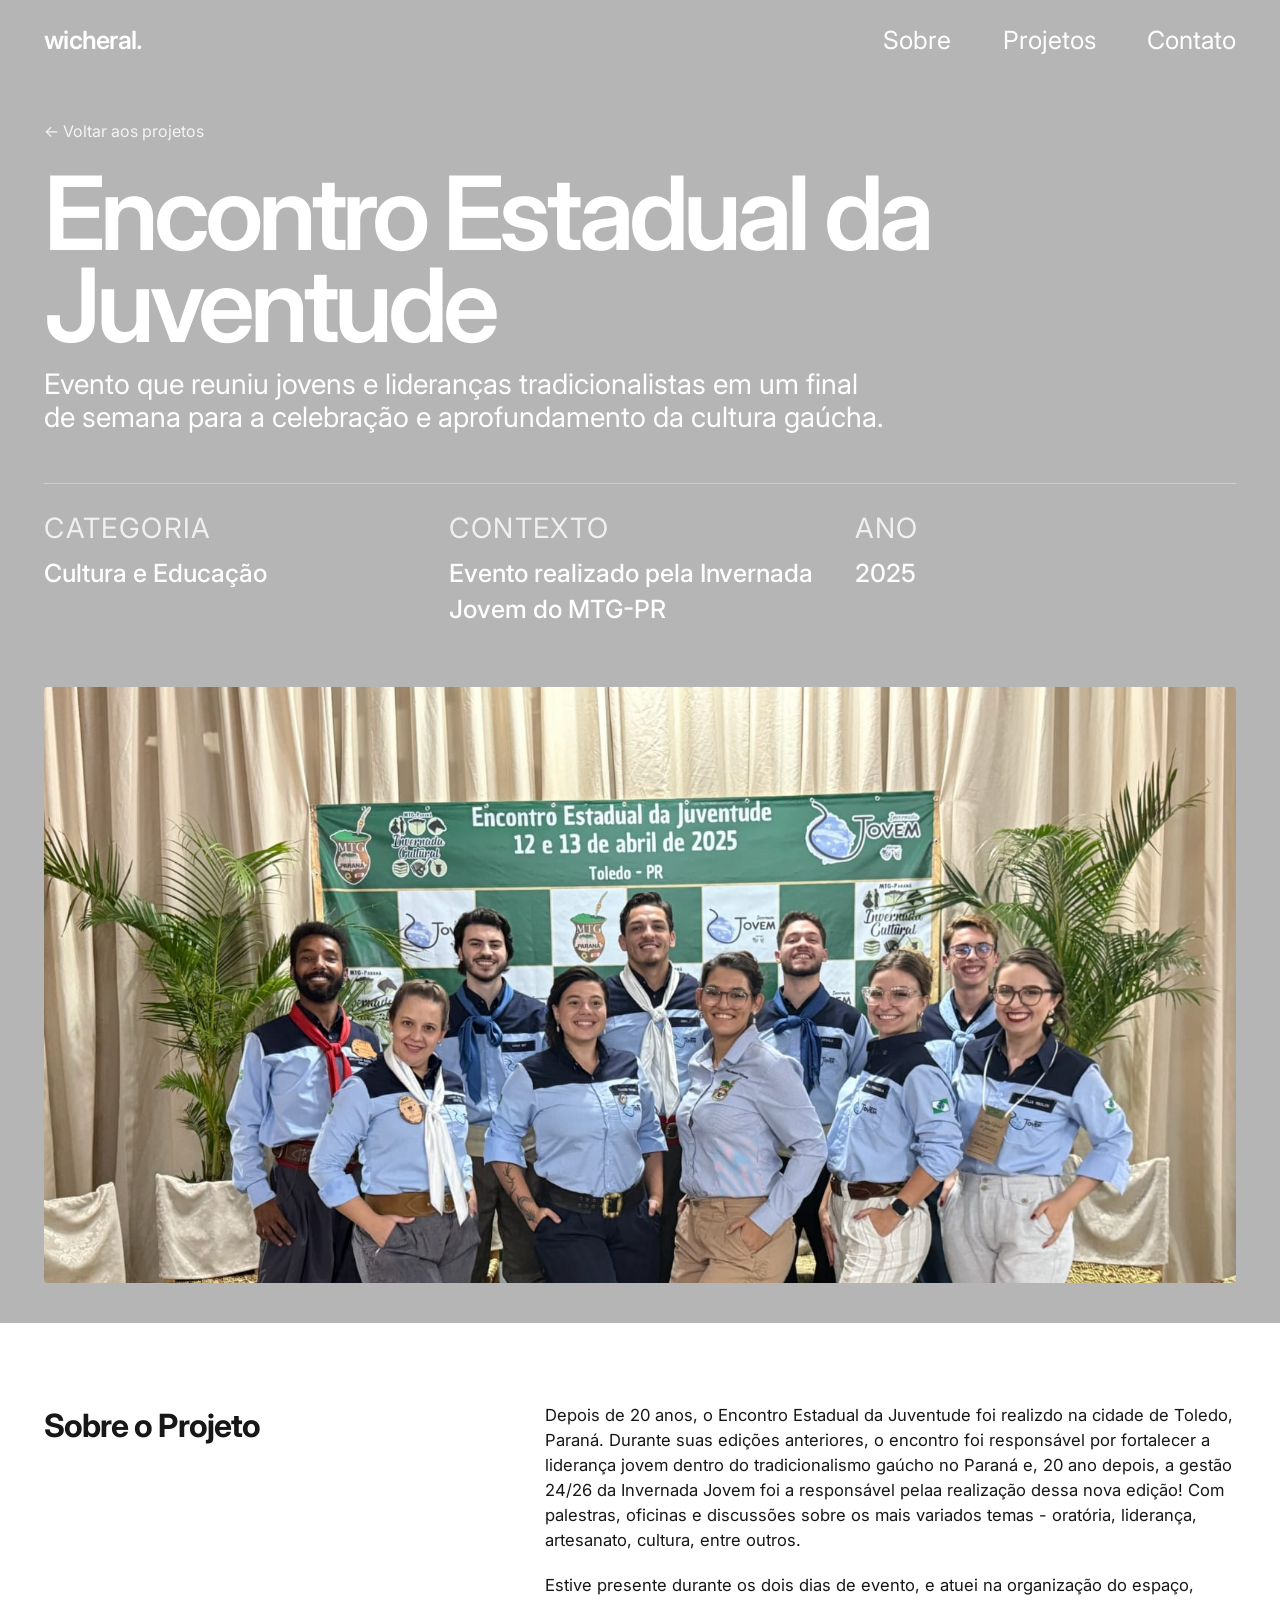
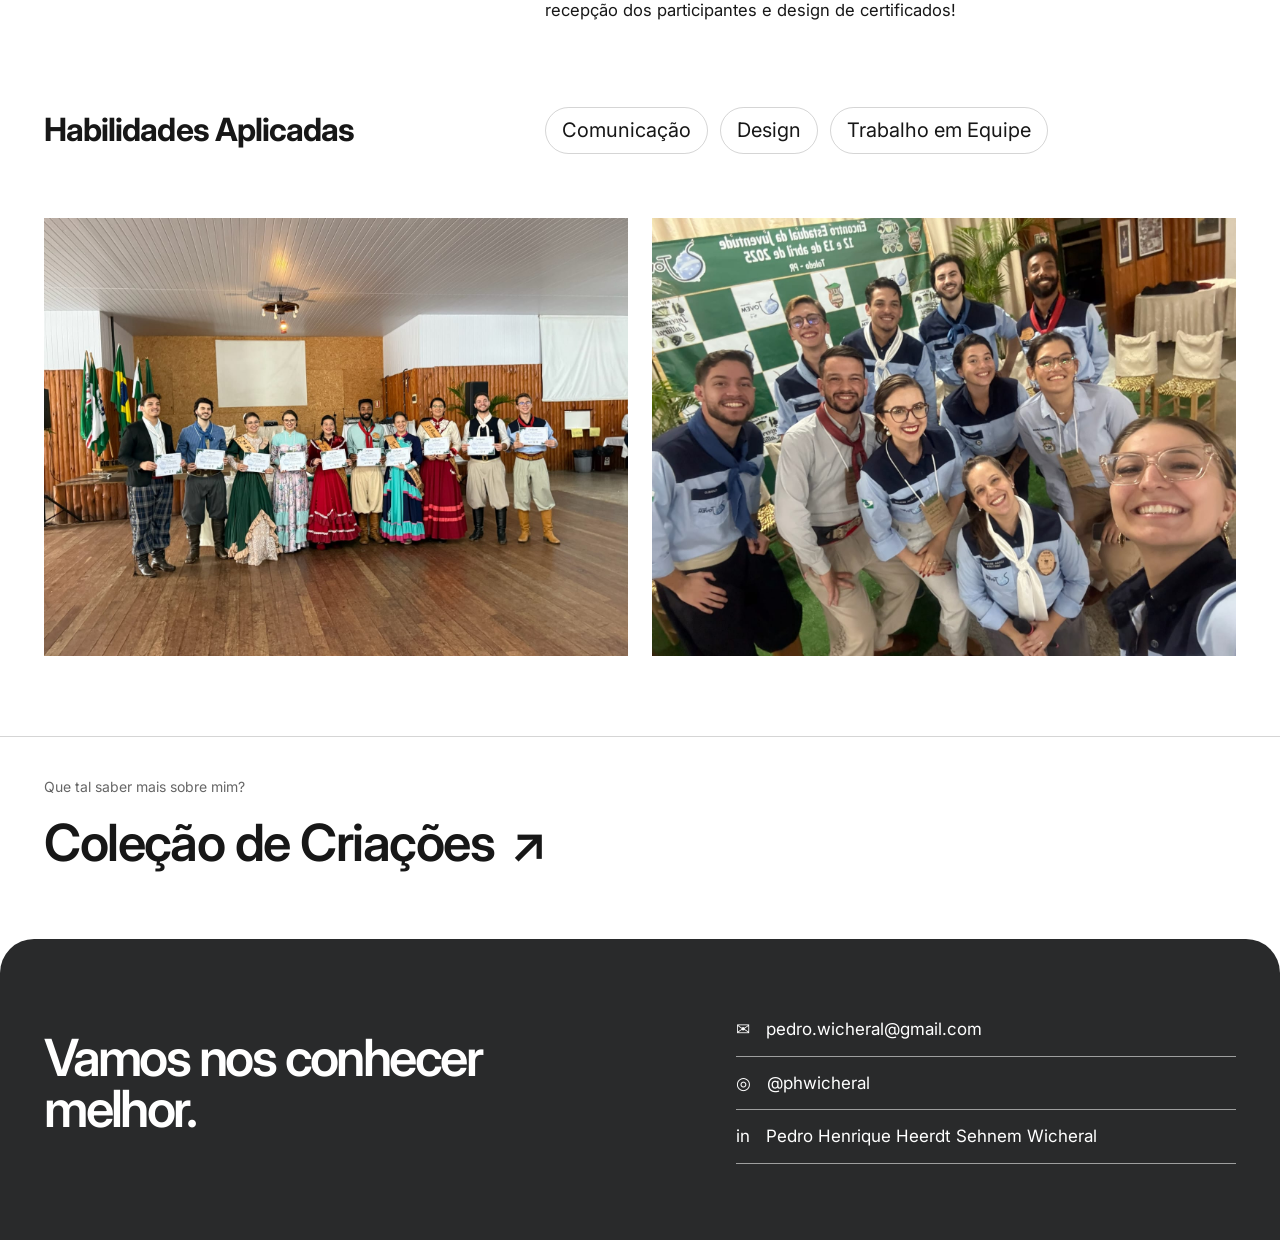
<file: projetos/encontro.html>
<!doctype html>
<html lang="pt-BR">
<head>
  <meta charset="utf-8">
  <meta name="viewport" content="width=device-width, initial-scale=1">
  <script>document.documentElement.classList.add('js');</script>
  <meta name="description" content="Detalhes do projeto — Pedro Henrique">
  <title>Encontro Estadual da Juventude — Pedro Henrique</title>
  <link rel="stylesheet" href="projetos.css">
</head>
<body>
  <header class="site-header">
    <a class="brand" href="../index.html">wicheral.</a>
    <nav aria-label="Navegação principal">
      <a href="../index.html#sobre">Sobre</a>
      <a href="../index.html#projetos">Projetos</a>
      <a href="../index.html#contato">Contato</a>
    </nav>
  </header>

  <main id="conteudo">
    <!-- HERO DO PROJETO -->
    <section class="project-hero section">
      <div class="back-link">
        <a href="../index.html#projetos">← Voltar aos projetos</a>
      </div>
      
      <h1 class="project-detail-title">Encontro Estadual da Juventude</h1>
      <p class="project-tagline">Evento que reuniu jovens e lideranças tradicionalistas em um final de semana para a celebração e aprofundamento da cultura gaúcha.</p>

      <div class="project-overview-grid">
        <div class="overview-item">
          <span class="overview-label">Categoria</span>
          <span class="overview-value">Cultura e Educação</span>
        </div>
        <div class="overview-item">
          <span class="overview-label">Contexto</span>
          <span class="overview-value">Evento realizado pela Invernada Jovem do MTG-PR<span>
        </div>
        <div class="overview-item">
          <span class="overview-label">Ano</span>
          <span class="overview-value">2025</span>
        </div>
      </div>
    </section>

    <!-- MÍDIA PRINCIPAL / COVER -->
    <section class="project-cover section">
      <div class="cover-media placeholder-media" style="background-image: url('../assets/encontro-hero.png'); background-repeat: no-repeat; background-size: cover;">
      </div>
    </section>

    <!-- DETALHES E CONTEÚDO -->
    <section class="project-body section">
      <div class="body-grid">
        <div class="body-summary">
          <h2>Sobre o Projeto</h2>
        </div>
        <div class="body-text">
          <p>
            Depois de 20 anos, o Encontro Estadual da Juventude foi realizdo na cidade de Toledo, Paraná. Durante suas edições anteriores, o encontro foi responsável por fortalecer a liderança jovem dentro do tradicionalismo gaúcho no Paraná e, 20 ano depois, a gestão 24/26 da Invernada Jovem foi a responsável pelaa realização dessa nova edição! Com palestras, oficinas e discussões sobre os mais variados temas - oratória, liderança, artesanato, cultura, entre outros.
          <p>
            Estive presente durante os dois dias de evento, e atuei na organização do espaço, recepção dos participantes e design de certificados!
          </p>
        </div>
      </div>

      <div class="body-grid tech-stack-section">
        <div class="body-summary">
          <h2>Habilidades Aplicadas</h2>
        </div>
        <div class="body-text">
          <ul class="tech-list">
            <li>Comunicação</li>
            <li>Design</li>
            <li>Trabalho em Equipe</li>
          </ul>
        </div>
      </div>

      <!-- GALERIA DE MÍDIAS / MOCKUPS -->
      <div class="project-gallery">
        <div class="gallery-item placeholder-media" style="background-image: url('../assets/econtro-cert.png'); background-repeat: no-repeat; background-size: cover;">
        </div>
        <div class="gallery-item placeholder-media" style="background-image: url('../assets/encontro-selfie.png'); background-repeat: no-repeat; background-size: cover;">
        </div>
      </div>
    </section>

    <!-- NAVEGAÇÃO ENTRE PROJETOS -->
    <section class="project-navigation section">
      <div class="nav-grid">
        <span class="nav-label">Que tal saber mais sobre mim?</span>
        <a href="../colecao.html" class="next-project-link">
          <span>Coleção de Criações</span>
          <span class="arrow">↗</span>
        </a>
      </div>
    </section>
  </main>

  <div class="white-background">
    <footer class="site-footer" id="contato">
        <div class="footer-title">Vamos nos conhecer<br>melhor.</div>
        <div class="footer-links">
        <a href="mailto:pedro.wicheral@gmail.com">✉ <span>pedro.wicheral@gmail.com</span></a>
        <a href="https://instagram.com/phwicheral" target="_blank" aria-label="Instagram">◎ <span>@phwicheral</span></a>
        <a href="https://linkedin.com" target="_blank" aria-label="LinkedIn">in <span>Pedro Henrique Heerdt Sehnem Wicheral</span></a>
        </div>
    </footer>
  </div>
</body>
</html>
</file>
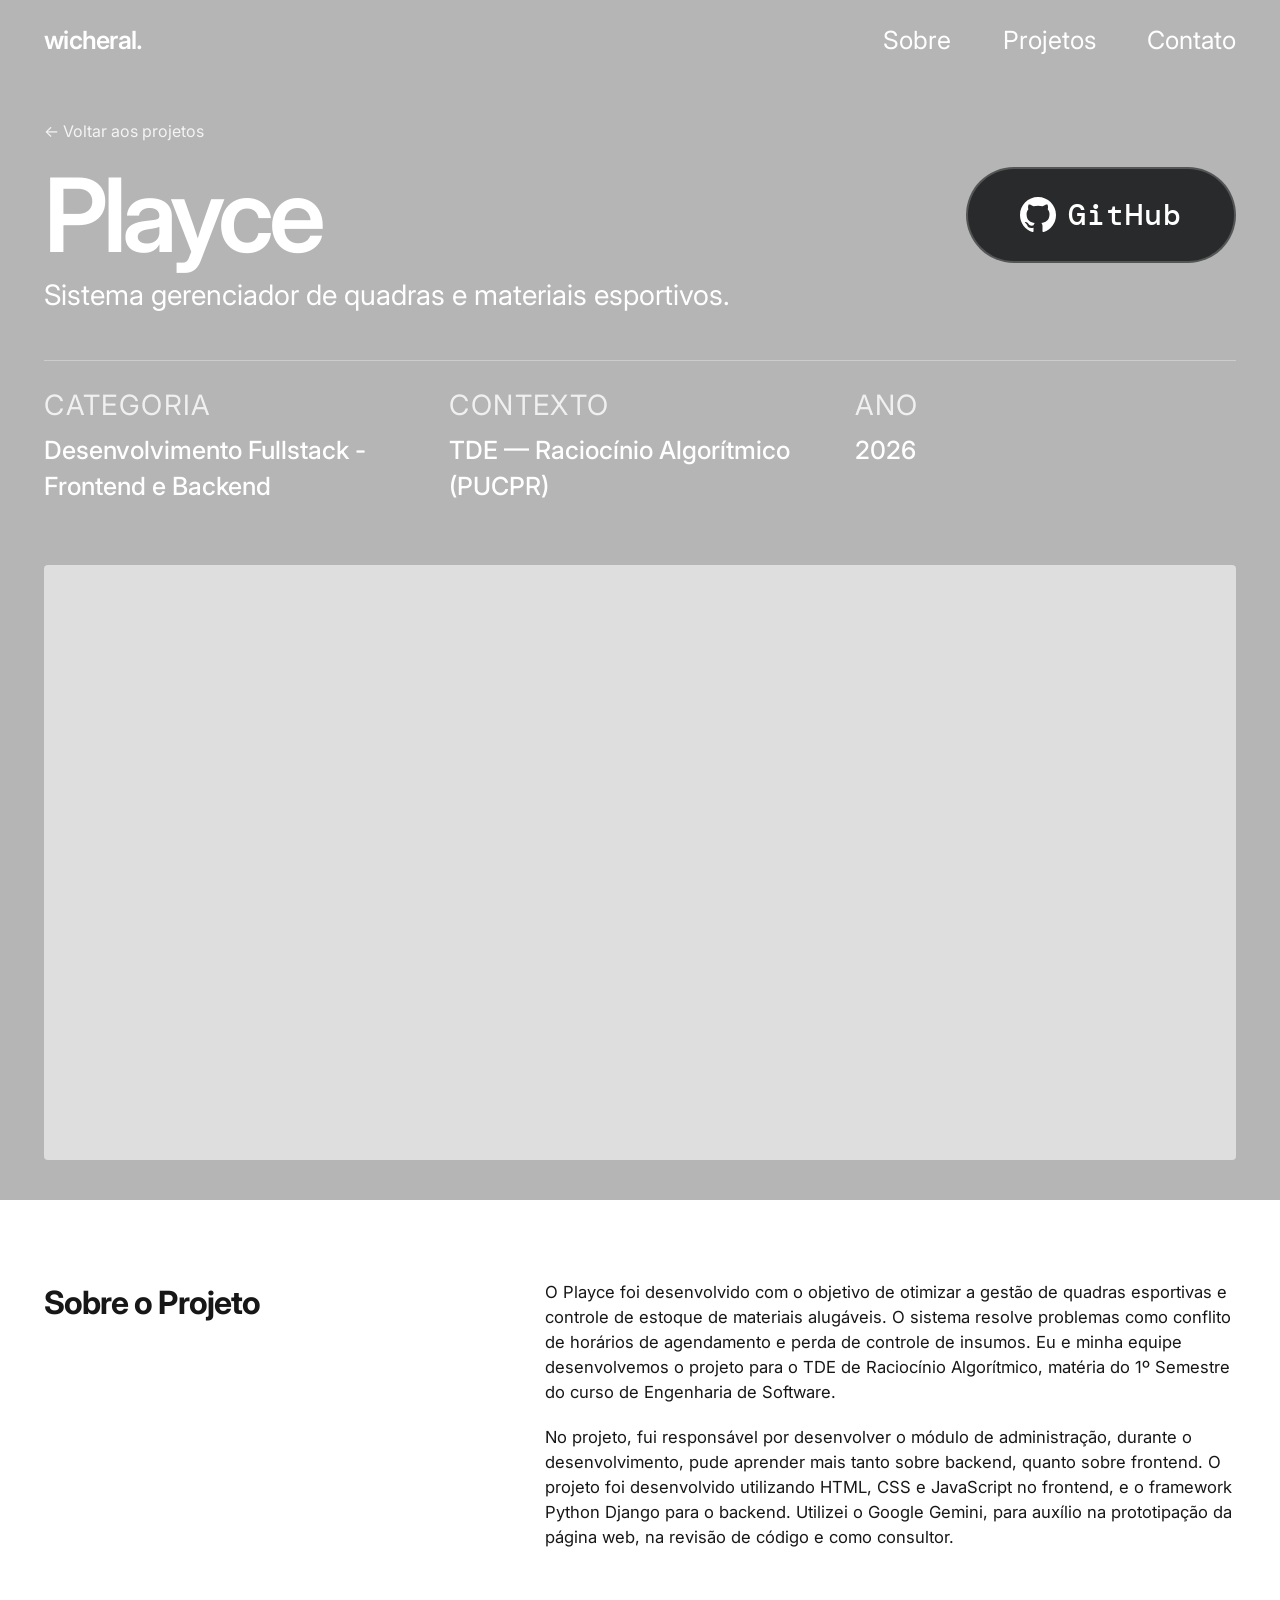
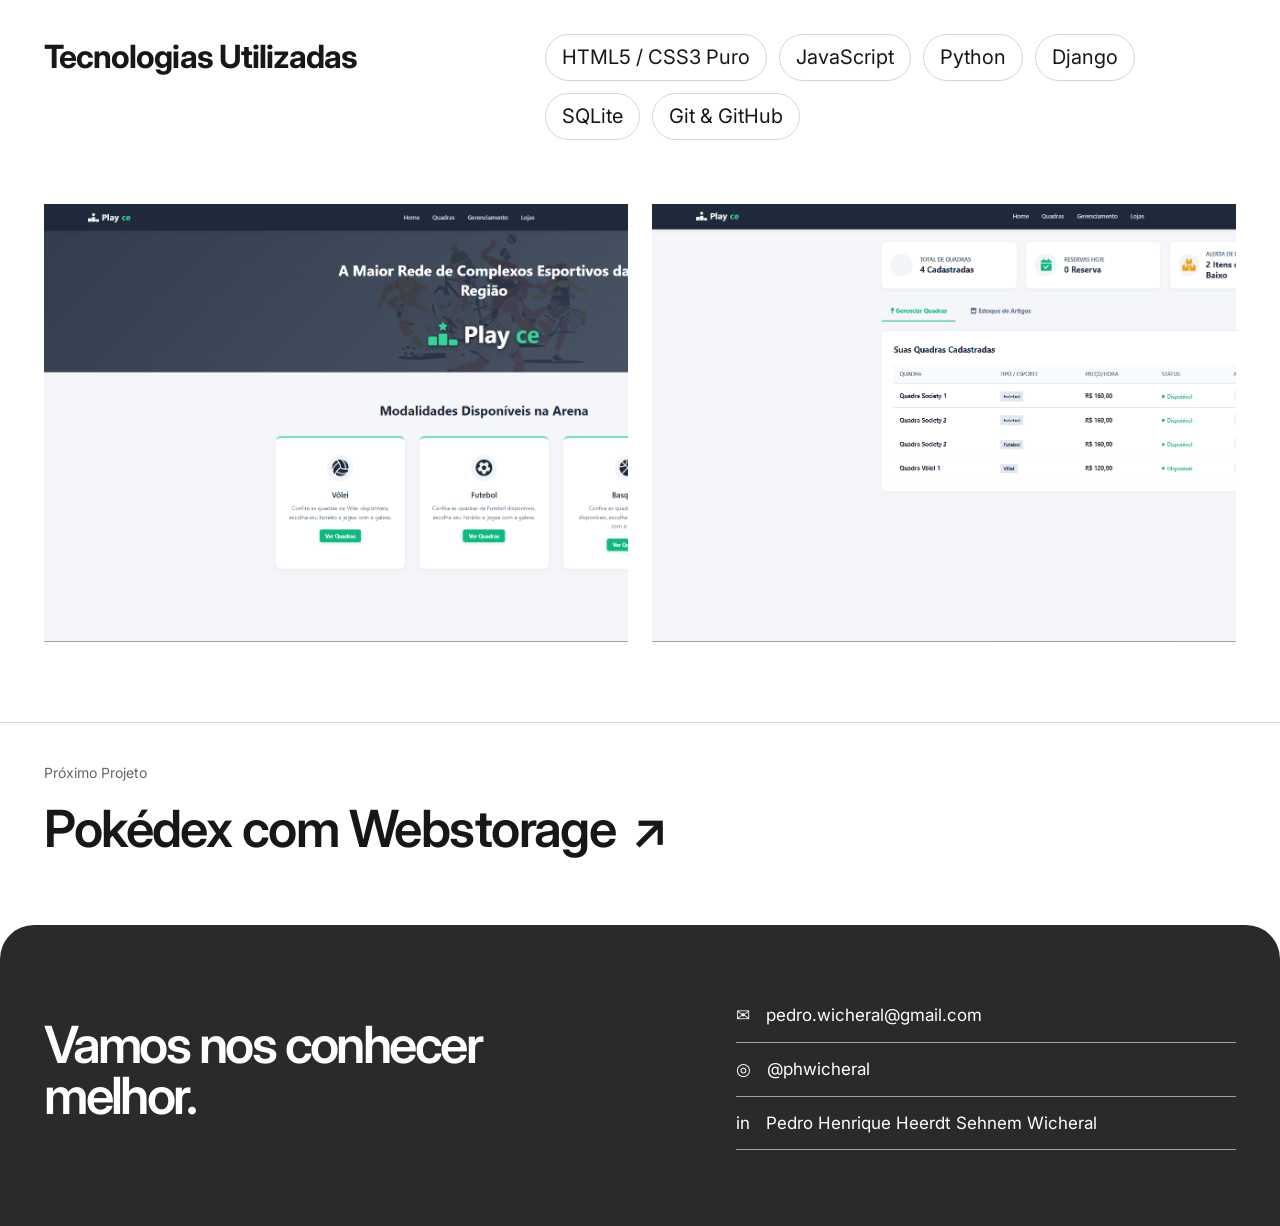
<file: projetos/playce.html>
<!doctype html>
<html lang="pt-BR">
<head>
  <meta charset="utf-8">
  <meta name="viewport" content="width=device-width, initial-scale=1">
  <script>document.documentElement.classList.add('js');</script>
  <meta name="description" content="Detalhes do projeto — Pedro Henrique">
  <title>Playce — Pedro Henrique</title>
  <link rel="stylesheet" href="projetos.css">
</head>
<body>
  <header class="site-header">
    <a class="brand" href="../index.html">wicheral.</a>
    <nav aria-label="Navegação principal">
      <a href="../index.html#sobre">Sobre</a>
      <a href="../index.html#projetos">Projetos</a>
      <a href="../index.html#contato">Contato</a>
    </nav>
  </header>

  <main id="conteudo">
    <!-- HERO DO PROJETO -->
    <section class="project-hero section">
      <div class="back-link">
        <a href="../index.html#projetos">← Voltar aos projetos</a>
      </div>
      
      <div class="project-title-wrapper">
        <h1 class="project-detail-title">Playce</h1>
        
        <a href="https://github.com/HenriqueMiyahira/Playce" 
          target="_blank" 
          rel="noopener noreferrer" 
          class="github-btn" 
          aria-label="Ver repositório no GitHub">
          <svg viewBox="0 0 24 24" width="20" height="20" fill="currentColor" aria-hidden="true">
            <path d="M12 0C5.37 0 0 5.37 0 12c0 5.31 3.435 9.795 8.205 11.385.6.105.825-.255.825-.57 0-.285-.015-1.23-.015-2.235-3.015.555-3.795-.735-4.035-1.41-.135-.345-.72-1.41-1.23-1.695-.42-.225-1.02-.78-.015-.795.945-.015 1.62.87 1.845 1.23 1.08 1.815 2.805 1.305 3.495.99.105-.78.42-1.305.765-1.605-2.67-.3-5.46-1.335-5.46-5.925 0-1.305.465-2.385 1.23-3.225-.12-.3-.54-1.53.12-3.18 0 0 1.005-.315 3.3 1.23.96-.27 1.98-.405 3-.405s2.04.135 3 .405c2.295-1.56 3.3-1.23 3.3-1.23.66 1.65.24 2.88.12 3.18.765.84 1.23 1.905 1.23 3.225 0 4.605-2.805 5.625-5.475 5.925.435.375.81 1.095.81 2.22 0 1.605-.015 2.895-.015 3.3 0 .315.225.69.825.57A12.02 12.02 0 0024 12c0-6.63-5.37-12-12-12z"/>
          </svg>
          <span>GitHub</span>
        </a>
      </div>
      <p class="project-tagline">Sistema gerenciador de quadras e materiais esportivos.</p>

      <div class="project-overview-grid">
        <div class="overview-item">
          <span class="overview-label">Categoria</span>
          <span class="overview-value">Desenvolvimento Fullstack - Frontend e Backend</span>
        </div>
        <div class="overview-item">
          <span class="overview-label">Contexto</span>
          <span class="overview-value">TDE — Raciocínio Algorítmico (PUCPR)</span>
        </div>
        <div class="overview-item">
          <span class="overview-label">Ano</span>
          <span class="overview-value">2026</span>
        </div>
      </div>
    </section>

    <!-- MÍDIA PRINCIPAL / COVER -->
    <section class="project-cover section">
      <div class="cover-media placeholder-media">
        <video autoplay muted loop src="../assets/video-playce.mp4"></video>
      </div>
    </section>

    <!-- DETALHES E CONTEÚDO -->
    <section class="project-body section">
      <div class="body-grid">
        <div class="body-summary">
          <h2>Sobre o Projeto</h2>
        </div>
        <div class="body-text">
          <p>
            O Playce foi desenvolvido com o objetivo de otimizar a gestão de quadras esportivas e controle de estoque de materiais alugáveis. O sistema resolve problemas como conflito de horários de agendamento e perda de controle de insumos. Eu e minha equipe desenvolvemos o projeto para o TDE de Raciocínio Algorítmico, matéria do 1º Semestre do curso de Engenharia de Software.
          </p>
          <p>
            No projeto, fui responsável por desenvolver o módulo de administração, durante o desenvolvimento, pude aprender mais tanto sobre backend, quanto sobre frontend. O projeto foi desenvolvido utilizando HTML, CSS e JavaScript no frontend, e o framework Python Django para o backend. Utilizei o Google Gemini, para auxílio na prototipação da página web, na revisão de código e como consultor.
          </p>
        </div>
      </div>

      <div class="body-grid tech-stack-section">
        <div class="body-summary">
          <h2>Tecnologias Utilizadas</h2>
        </div>
        <div class="body-text">
          <ul class="tech-list">
            <li>HTML5 / CSS3 Puro</li>
            <li>JavaScript</li>
            <li>Python</li>
            <li>Django</li>
            <li>SQLite</li>
            <li>Git & GitHub</li>
          </ul>
        </div>
      </div>

      <!-- GALERIA DE MÍDIAS / MOCKUPS -->
      <div class="project-gallery">
        <div class="gallery-item placeholder-media" style="background-image: url('../assets/playce-index.png'); background-repeat: no-repeat; background-size: cover;">
        </div>
        <div class="gallery-item placeholder-media" style="background-image: url('../assets/playce-admin.png'); background-repeat: no-repeat; background-size: cover;">
        </div>
      </div>
    </section>

    <!-- NAVEGAÇÃO ENTRE PROJETOS -->
    <section class="project-navigation section">
      <div class="nav-grid">
        <span class="nav-label">Próximo Projeto</span>
        <a href="pokedex.html" class="next-project-link">
          <span>Pokédex com Webstorage</span>
          <span class="arrow">↗</span>
        </a>
      </div>
    </section>
  </main>

  <div class="white-background">
    <footer class="site-footer" id="contato">
        <div class="footer-title">Vamos nos conhecer<br>melhor.</div>
        <div class="footer-links">
        <a href="mailto:pedro.wicheral@gmail.com">✉ <span>pedro.wicheral@gmail.com</span></a>
        <a href="https://instagram.com/phwicheral" target="_blank" aria-label="Instagram">◎ <span>@phwicheral</span></a>
        <a href="https://linkedin.com" target="_blank" aria-label="LinkedIn">in <span>Pedro Henrique Heerdt Sehnem Wicheral</span></a>
        </div>
    </footer>
  </div>
</body>
</html>
</file>
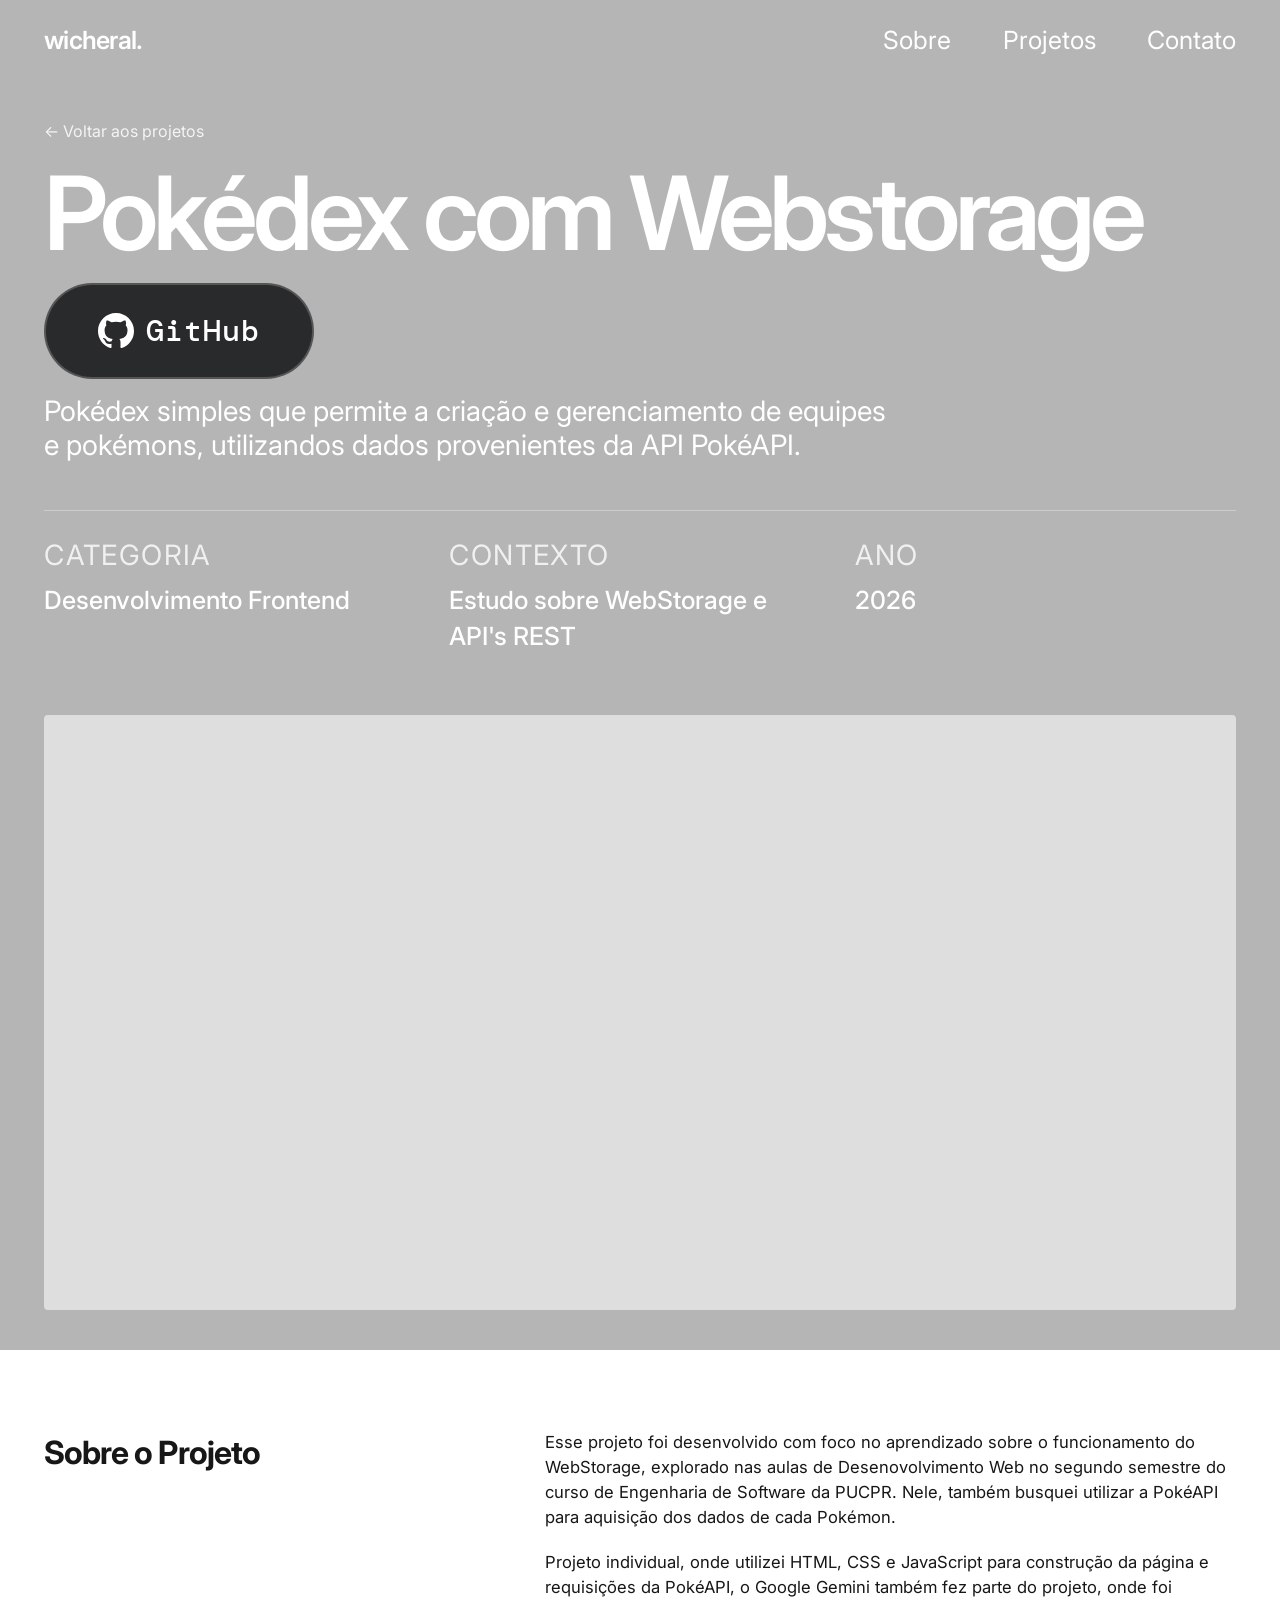
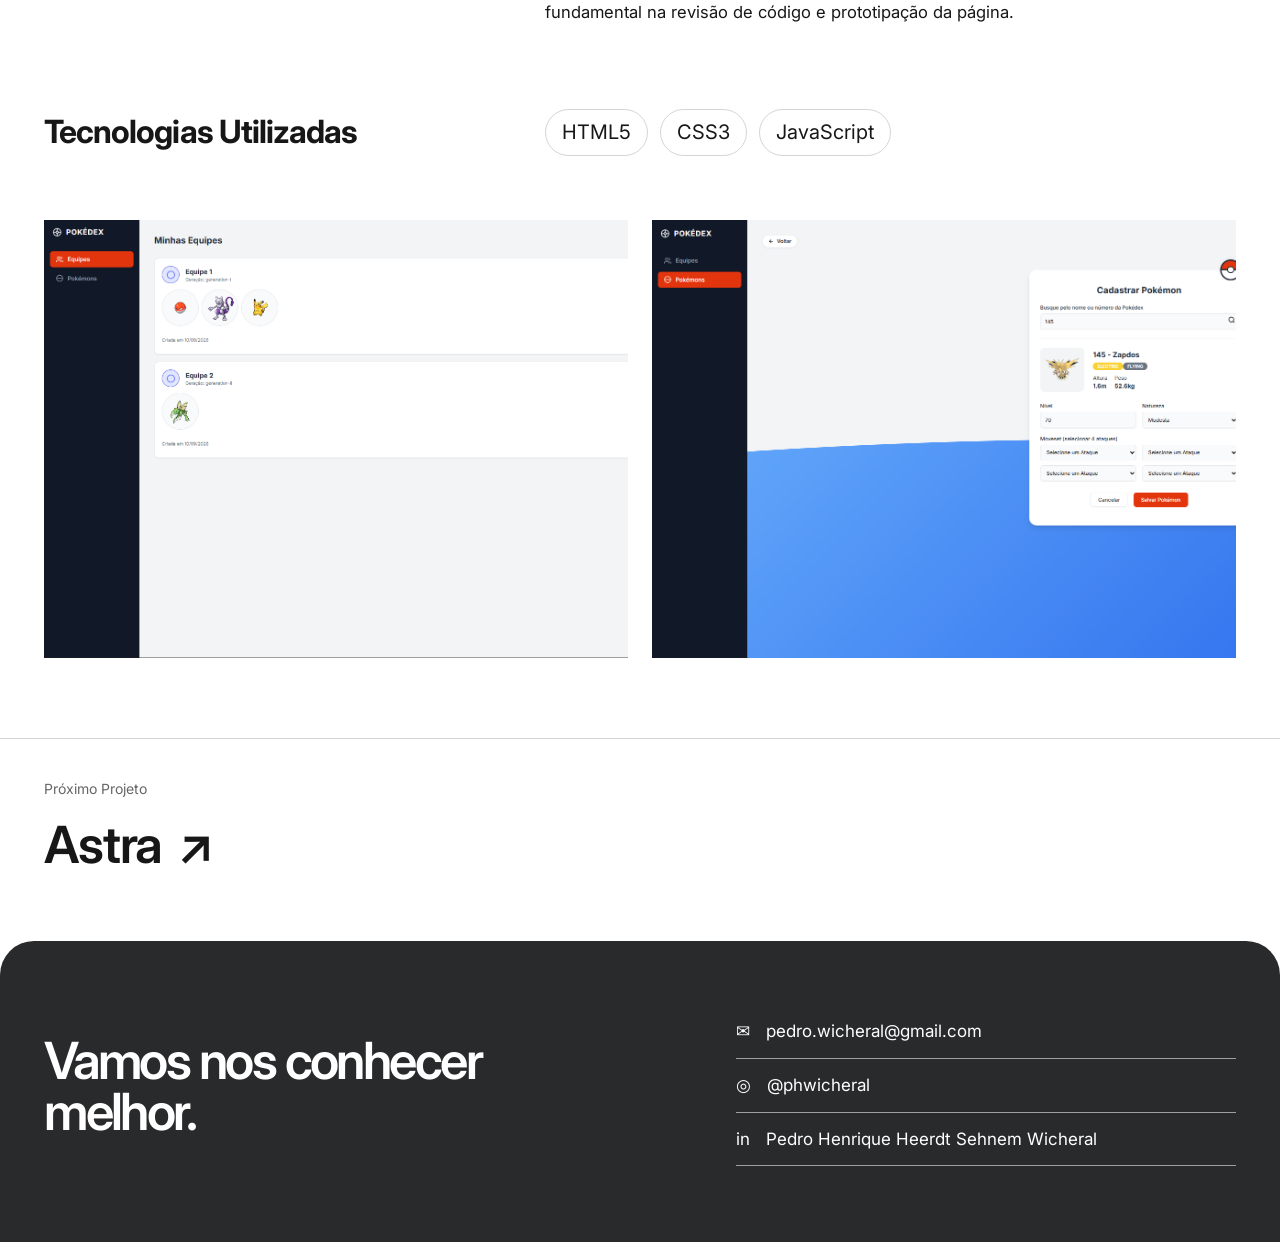
<file: projetos/pokedex.html>
<!doctype html>
<html lang="pt-BR">
<head>
  <meta charset="utf-8">
  <meta name="viewport" content="width=device-width, initial-scale=1">
  <script>document.documentElement.classList.add('js');</script>
  <meta name="description" content="Detalhes do projeto — Pedro Henrique">
  <title>Pokédex com Webstorage — Pedro Henrique</title>
  <link rel="stylesheet" href="projetos.css">
</head>
<body>
  <header class="site-header">
    <a class="brand" href="../index.html">wicheral.</a>
    <nav aria-label="Navegação principal">
      <a href="../index.html#sobre">Sobre</a>
      <a href="../index.html#projetos">Projetos</a>
      <a href="../index.html#contato">Contato</a>
    </nav>
  </header>

  <main id="conteudo">
    <!-- HERO DO PROJETO -->
    <section class="project-hero section">
      <div class="back-link">
        <a href="../index.html#projetos">← Voltar aos projetos</a>
      </div>
      
      <div class="project-title-wrapper">
        <h1 class="project-detail-title">Pokédex com Webstorage</h1>
        
        <a href="https://github.com/OoWicheral/pokedex-webstorage" 
          target="_blank" 
          rel="noopener noreferrer" 
          class="github-btn" 
          aria-label="Ver repositório no GitHub">
          <svg viewBox="0 0 24 24" width="20" height="20" fill="currentColor" aria-hidden="true">
            <path d="M12 0C5.37 0 0 5.37 0 12c0 5.31 3.435 9.795 8.205 11.385.6.105.825-.255.825-.57 0-.285-.015-1.23-.015-2.235-3.015.555-3.795-.735-4.035-1.41-.135-.345-.72-1.41-1.23-1.695-.42-.225-1.02-.78-.015-.795.945-.015 1.62.87 1.845 1.23 1.08 1.815 2.805 1.305 3.495.99.105-.78.42-1.305.765-1.605-2.67-.3-5.46-1.335-5.46-5.925 0-1.305.465-2.385 1.23-3.225-.12-.3-.54-1.53.12-3.18 0 0 1.005-.315 3.3 1.23.96-.27 1.98-.405 3-.405s2.04.135 3 .405c2.295-1.56 3.3-1.23 3.3-1.23.66 1.65.24 2.88.12 3.18.765.84 1.23 1.905 1.23 3.225 0 4.605-2.805 5.625-5.475 5.925.435.375.81 1.095.81 2.22 0 1.605-.015 2.895-.015 3.3 0 .315.225.69.825.57A12.02 12.02 0 0024 12c0-6.63-5.37-12-12-12z"/>
          </svg>
          <span>GitHub</span>
        </a>
      </div>
      <p class="project-tagline">Pokédex simples que permite a criação e gerenciamento de equipes e pokémons, utilizandos dados provenientes da API PokéAPI.</p>

      <div class="project-overview-grid">
        <div class="overview-item">
          <span class="overview-label">Categoria</span>
          <span class="overview-value">Desenvolvimento Frontend</span>
        </div>
        <div class="overview-item">
          <span class="overview-label">Contexto</span>
          <span class="overview-value">Estudo sobre WebStorage e API's REST<span>
        </div>
        <div class="overview-item">
          <span class="overview-label">Ano</span>
          <span class="overview-value">2026</span>
        </div>
      </div>
    </section>

    <!-- MÍDIA PRINCIPAL / COVER -->
    <section class="project-cover section">
      <div class="cover-media placeholder-media">
        <video autoplay muted loop src="../assets/video-pokedex.mp4"></video>
      </div>
    </section>

    <!-- DETALHES E CONTEÚDO -->
    <section class="project-body section">
      <div class="body-grid">
        <div class="body-summary">
          <h2>Sobre o Projeto</h2>
        </div>
        <div class="body-text">
          <p>
            Esse projeto foi desenvolvido com foco no aprendizado sobre o funcionamento do WebStorage, explorado nas aulas de Desenovolvimento Web no segundo semestre do curso de Engenharia de Software da PUCPR. Nele, também busquei utilizar a PokéAPI para aquisição dos dados de cada Pokémon.
          </p>
          <p>
            Projeto individual, onde utilizei HTML, CSS e JavaScript para construção da página e requisições da PokéAPI, o Google Gemini também fez parte do projeto, onde foi fundamental na revisão de código e prototipação da página.
          </p>
        </div>
      </div>

      <div class="body-grid tech-stack-section">
        <div class="body-summary">
          <h2>Tecnologias Utilizadas</h2>
        </div>
        <div class="body-text">
          <ul class="tech-list">
            <li>HTML5</li>
            <li>CSS3</li>
            <li>JavaScript</li>
          </ul>
        </div>
      </div>

      <!-- GALERIA DE MÍDIAS / MOCKUPS -->
      <div class="project-gallery">
        <div class="gallery-item placeholder-media" style="background-image: url('../assets/pokemon-index.png'); background-repeat: no-repeat; background-size: cover;">
        </div>
        <div class="gallery-item placeholder-media" style="background-image: url('../assets/pokemon-page.png'); background-repeat: no-repeat; background-size: cover;">
        </div>
      </div>
    </section>

    <!-- NAVEGAÇÃO ENTRE PROJETOS -->
    <section class="project-navigation section">
      <div class="nav-grid">
        <span class="nav-label">Próximo Projeto</span>
        <a href="astra.html" class="next-project-link">
          <span>Astra</span>
          <span class="arrow">↗</span>
        </a>
      </div>
    </section>
  </main>

  <div class="white-background">
    <footer class="site-footer" id="contato">
        <div class="footer-title">Vamos nos conhecer<br>melhor.</div>
        <div class="footer-links">
        <a href="mailto:pedro.wicheral@gmail.com">✉ <span>pedro.wicheral@gmail.com</span></a>
        <a href="https://instagram.com/phwicheral" target="_blank" aria-label="Instagram">◎ <span>@phwicheral</span></a>
        <a href="https://linkedin.com" target="_blank" aria-label="LinkedIn">in <span>Pedro Henrique Heerdt Sehnem Wicheral</span></a>
        </div>
    </footer>
  </div>
</body>
</html>
</file>
<file: css/portfolio.css>
@import url('https://fonts.googleapis.com/css2?family=DM+Mono:wght@400;500&family=Inter:wght@400;500;600;700&display=swap');

:root {
  --paper: #ffffff;
  --gray: #b5b5b5;
  --dark: #292a2b;
  --ink: #171717;
  --white: #ffffff;
  --line-light: rgba(255,255,255,.50);
  --line-dark: rgba(23,23,23,.18);
  --pad: clamp(30px, 3.45vw, 64px);
  --max: 1440px;
}

* { box-sizing: border-box; }
html { scroll-behavior: smooth; }
body {
  margin: 0;
  background: var(--gray);
  color: var(--ink);
  font-family: Inter, Arial, sans-serif;
  font-size: 16px;
  line-height: 1.4;
}
a { color: inherit; text-decoration: none; }
a:focus-visible { outline: 2px solid currentColor; outline-offset: 5px; }

.skip-link {
  position: fixed; left: 12px; top: -60px; z-index: 200;
  padding: 10px 14px; background: var(--ink); color: var(--white);
  border-radius: 999px;
}
.skip-link:focus { top: 12px; }

.site-header {
  position: absolute;
  inset: 0 0 auto;
  z-index: 30;
  max-width: 100%;
  margin: auto;
  padding: 22px var(--pad);
  display: flex;
  justify-content: space-between;
  align-items: center;
  color: var(--white);
  font-size: 25px;
}
.brand { font-weight: 600; letter-spacing: -.03em; }
.site-header nav { display:flex; gap: clamp(28px, 4vw, 54px); }
.site-header nav a { transition: opacity .25s ease; }
.site-header nav a:hover { opacity: .55; }

/* HERO — mesma composição do mockup, apenas mais imersiva */
.hero {
  min-height: 95svh;
  position: relative;
  overflow: hidden;
  background: var(--gray);
  color: var(--white);
  padding: 90px var(--pad) 48px;
  display: grid;
  grid-template-columns: 1fr minmax(220px, 800px) 1fr;
  align-items: center;
  gap: clamp(32px, 5vw, 80px);
}

.hero-copy {
  align-self: center;
  justify-self: end;
  max-width: 250px;
  font-size: 14px;
  position: relative;
  z-index: 2;
}
.hero-copy p { margin: 0 0 8px; }
.hero-description { opacity: .95; }

.portrait-placeholder {
  width: 100%;
  height: 100%;
  min-height: 420px;
  justify-self: center;
  background: url('../assets/foto-hero.jpeg') center 18% / cover no-repeat;
  color: var(--ink);
  display: grid;
  place-items: end center;
  padding: 14px 18px;
  font-size: 13px;
  position: relative;
  overflow: hidden;
}
.portrait-placeholder > span {
  position: relative;
  z-index: 1;
  padding: 5px 10px;
  background: rgba(255,255,255,.76);
}
.portrait-placeholder::after {
  content: '';
  position: absolute;
  inset: 0;
  background: linear-gradient(to top, rgba(0,0,0,.08), transparent 25%);
  pointer-events: none;
}
.portrait-hero { transform: translateY(var(--parallax-y, 0)); }

.hero-name {
  position: absolute;
  left: 140px; 
  z-index: 4;
  margin: 0;
  max-width: 8.5ch;
  font-size: clamp(80px, 10vw, 156px);
  line-height: .83;
  letter-spacing: -.07em;
  font-weight: 600;
  pointer-events: none;
}
.dash { display: block; font-weight: 400; }
.hero-side {
  align-self: center;
  justify-self: start;
  margin: 0;
  max-width: 500px;
  font-size: 40px;
  line-height: 1.25;
}

.scroll-cue { opacity: .95; }
.scroll-cue span { display:inline-block; margin-left: 7px; transition: transform .25s ease; }
.scroll-cue:hover span { transform: translateY(4px); }

.section { padding-inline: var(--pad); }
.intro {
  background: var(--paper);
  padding-top: 48px;
  padding-bottom: 28px;
}
.section-label {
  font-size: 34px;
  margin-bottom: 38px;
}

.intro-grid {
  min-height: 40vh; /* alterado de height para min-height */
  display: grid;
  grid-template-columns: minmax(200px, 1.2fr) minmax(180px, 0.8fr);
  align-items: center;
  gap: 32px;
}
.intro-grid h2 {
  max-width: 90%;
  margin: 0;
  font-size: clamp(24px, 2.6vw, 80px);
  line-height: 1.16;
  letter-spacing: -.045em;
  font-weight: 600;
}
.intro-aside {
  max-width: 700px;
  height: 100%;
  justify-self: center;
  display: flex;
  align-items: center;
  justify-content: center;
  flex-direction: column;
}
.intro-aside p { margin: 0 0 28px; font-size: 30px; }
.button {
  display: inline-flex;
  align-items: center;
  justify-content: center;
  gap: 12px;
  width: fit-content;
  max-width: 100%;
  padding: 12px 28px;
  border-radius: 999px;
  background: var(--ink);
  color: var(--white);
  font-size: clamp(16px, 1.2vw, 20px);
}
.button:hover { transform: translateY(-2px); opacity: .88; }
.scroll-down {
  display: block;
  width: max-content;
  margin: 58px auto 0;
  text-align: center;
  font-size: 25px;
}
.scroll-down span { display:block; margin-top: 6px; font-size: 30px; transition: transform .3s ease; }
.scroll-down:hover span { transform: translateY(5px); }

.projects {
  background: var(--gray);
  padding-top: 28px;
  padding-bottom: 84px;
}
.projects-heading h2 {
  margin: 0 0 16px;
  max-width: 25ch;
  font-size: clamp(23px, 2.2vw, 33px);
  line-height: 1.12;
  letter-spacing: -.04em;
}
.filter-label {
  color: var(--white);
  font-size: 25px;
  padding-bottom: 8px;
  border-bottom: 1px solid var(--line-light);
  margin-bottom: 18px;
}
.project-row {
  display: flex;
  flex-direction: column;
  gap: clamp(20px, 2vw, 34px);
  padding: 0 0 34px;
  margin-bottom: 0;
}
.project-row + .project-row { padding-top: 18px; }
.project-media {
  aspect-ratio: 1.72 / 1;
  background: #dcdcdc;
  position: relative;
  overflow: hidden;
  width: 80%;
}


#pokemon-image {
  background-image: url('/assets/pokemon-index.png');
}
.project-content {
  min-height: 100%;
  display: flex;
  flex-direction: row;
  gap: 50px;
}

.project-title {
  margin: 0 0 14px;
  font-size: clamp(22px, 2vw, 35px);
  font-weight: 600;
  letter-spacing: -.035em;
  display: flex;
  align-items: center;  
}
.project-title span { font-size: 1.5em; margin-right: 6px; height: fit-content;}
.project-content > div:first-child > p:last-child { max-width: 40ch; margin: 0; font-size: 15px; line-height: 1.34; }
.project-meta {
  display: flex;
  justify-content: flex-start;
  align-items: center;
  gap: 20px;
  margin-top: 15px;
  font-size: 30px;
}

.project-text {
  width: 55%;
  display: flex;
  flex-direction: column;
  justify-content: space-between;
  font-size: 2rem;
}
.button-small { min-width: 220px; padding: 9px 16px; font-size: 20px; }

.site-footer {
  margin: 0;
  background: var(--dark);
  color: var(--white);
  border-radius: 34px 34px 0 0;
  padding: 64px var(--pad) 76px;
  display: grid;
  grid-template-columns: 1fr 1fr;
  gap: 60px;
  align-items: center;
}
.footer-title {
  font-size: clamp(34px, 4vw, 58px);
  line-height: 1;
  font-weight: 600;
  letter-spacing: -.05em;
}
.footer-links { justify-self: end; width: min(100%, 500px); }
.footer-links a {
  display: flex;
  align-items: center;
  gap: 16px;
  padding: 14px 0;
  border-bottom: 1px solid rgba(255,255,255,.55);
  font-size: 17px;
  transition: opacity .25s ease, transform .25s ease;
}
.footer-links a:hover { opacity: .65; transform: translateX(4px); }

/* Animações discretas */
:root { --scroll-progress: 0%; }
.scroll-progress {
  position: fixed;
  top: 0; left: 0;
  z-index: 100;
  width: var(--scroll-progress);
  height: 2px;
  background: var(--ink);
  pointer-events: none;
}
.js .reveal {
  opacity: 0;
  transform: translateY(18px);
  transition: opacity .7s cubic-bezier(.22,1,.36,1), transform .7s cubic-bezier(.22,1,.36,1);
}
.js .reveal.is-visible { opacity: 1; transform: translateY(0); }
.site-header, .hero-name { transition: opacity .35s ease; }
.is-scrolled .site-header { opacity: .94; }

@media (max-width: 800px) {
  .hero {
    min-height: 92svh;
    grid-template-columns: 1fr;
    gap: 18px;
    padding-top: 110px;
    padding-bottom: 92px;
  }
  .hero-copy { justify-self: start; order: 2; max-width: 240px; }
  .portrait-placeholder { order: 1; width: min(70vw, 320px); height: min(62svh, 560px); min-height: 360px; }
  .hero-side { position:absolute; right: var(--pad); top: 50%; transform: translateY(-50%); }
  .hero-name { left: var(--pad); bottom: 88px; font-size: clamp(56px, 14vw, 92px); }
  .intro-grid, .project-row, .site-footer { grid-template-columns: 1fr; }
  .intro-aside, .footer-links { justify-self: start; }
  .project-content { min-height: 260px; }
}

@media (max-width: 520px) {
  .site-header { padding-top: 16px; padding-bottom: 16px; font-size: 12px; }
  .site-header nav { gap: 15px; }
  .hero { min-height: 92svh; }
  .hero-side { display:none; }
  .hero-name { bottom: 88px; font-size: clamp(48px, 16vw, 74px); }
  .hero-footer { bottom: 22px; font-size: 11px; }
  .intro { padding-top: 38px; }
  .intro-grid h2 { font-size: 27px; }
  .project-row + .project-row { padding-top: 10px; }
  .project-meta { align-items: flex-start; flex-direction: column; }
  .site-footer { border-radius: 28px 28px 0 0; padding-top: 50px; }
}

@media (prefers-reduced-motion: reduce) {
  html { scroll-behavior: auto; }
  *, *::before, *::after { animation-duration: .01ms !important; transition-duration: .01ms !important; }
}
</file>
<file: projetos/projetos.css>
@import url('https://fonts.googleapis.com/css2?family=DM+Mono:wght@400;500&family=Inter:wght@400;500;600;700&display=swap');

:root {
  --paper: #ffffff;
  --gray: #b5b5b5;
  --dark: #292a2b;
  --ink: #171717;
  --white: #ffffff;
  --line: rgba(23, 23, 23, 0.18);
  --line-light: rgba(255, 255, 255, 0.3);
  --pad: clamp(30px, 3.45vw, 64px);
}

* { box-sizing: border-box; }
html { scroll-behavior: smooth; }
body {
  margin: 0;
  background: var(--gray);
  color: var(--ink);
  font-family: Inter, Arial, sans-serif;
  font-size: 16px;
  line-height: 1.45;
}

a { color: inherit; text-decoration: none; }
a:focus-visible { outline: 2px solid currentColor; outline-offset: 5px; }

.skip-link {
  position: fixed; left: 12px; top: -60px; z-index: 200;
  padding: 10px 14px; background: var(--ink); color: var(--white);
  border-radius: 999px;
}
.skip-link:focus { top: 12px; }

/* HEADER */
.site-header {
  position: absolute;
  inset: 0 0 auto;
  z-index: 30;
  max-width: 100%;
  margin: auto;
  padding: 22px var(--pad);
  display: flex;
  justify-content: space-between;
  align-items: center;
  color: var(--white);
  font-size: 25px;
}
.brand { font-weight: 600; letter-spacing: -.03em; }
.site-header nav { display:flex; gap: clamp(28px, 4vw, 54px); }
.site-header nav a { transition: opacity .25s ease; }
.site-header nav a:hover { opacity: .55; }

.section { padding-inline: var(--pad); }

/* HERO DO PROJETO */
.project-hero {
  padding-top: 120px;
  padding-bottom: 40px;
  color: var(--white);
}

/* --- BOTÃO DO GITHUB NO HERO (ATUALIZADO) --- */
.project-title-wrapper {
  display: flex;
  align-items: center;
  justify-content: space-between; /* Empurra o H1 para a esquerda e o botão para a direita */
  gap: 24px;
  flex-wrap: wrap;
  margin-bottom: 16px;
}

/* Garante que o H1 não aplique a margem inferior antiga */
.project-title-wrapper .project-detail-title {
  margin-bottom: 0;
}

.github-btn {
  display: inline-flex;
  align-items: center;
  gap: 12px;
  padding: 24px 52px; /* Deixa o botão bem mais "gordo" e imponente */
  background-color: var(--dark);
  color: var(--white);
  border: 2px solid rgba(255, 255, 255, 0.2);
  border-radius: 999px;
  font-family: 'DM Mono', monospace;
  font-size: 30px; /* Texto maior */
  font-weight: 500;
  letter-spacing: 0.03em;
  transition: transform 0.2s ease, background-color 0.2s ease, border-color 0.2s ease;
}

/* Força o ícone do SVG a crescer junto com o texto */
.github-btn svg {
  display: block;
  width: 36px; 
  height: 36px;
  fill: currentColor;
}

.github-btn:hover {
  transform: translateY(-4px); /* Pulo um pouquinho maior no hover */
  background-color: var(--ink);
  border-color: var(--white);
}

/* Ajuste para telas menores: centraliza as coisas se faltar espaço */
@media (max-width: 600px) {
  .project-title-wrapper {
    justify-content: flex-start;
    gap: 16px;
  }
  
  .github-btn {
    padding: 12px 24px;
    font-size: 16px;
  }
}
.back-link {
  margin-bottom: 24px;
  font-size: 16px;
}
.back-link a {
  opacity: 0.85;
  transition: opacity 0.2s ease;
}
.back-link a:hover { opacity: 1; }

.project-detail-title {
  font-size: clamp(48px, 8vw, 110px);
  line-height: 0.9;
  letter-spacing: -0.05em;
  margin: 0 0 16px;
  font-weight: 600;
}
.dash { display: inline-block; font-weight: 400; margin-left: 8px; }

.project-tagline {
  font-size: clamp(20px, 2.2vw, 32px);
  max-width: 50ch;
  margin: 0 0 48px;
  line-height: 1.2;
}

.project-overview-grid {
  display: grid;
  grid-template-columns: repeat(auto-fit, minmax(180px, 1fr));
  gap: 24px;
  border-top: 1px solid var(--line-light);
  padding-top: 24px;
}

.overview-item {
  display: flex;
  flex-direction: column;
  gap: 6px;
}

.overview-label {
  font-size: 28px;
  text-transform: uppercase;
  letter-spacing: 0.05em;
  opacity: 0.8;
}

.overview-value {
  font-size: 25px;
  font-weight: 500;
}

/* COVER E MÍDIAS */
.project-cover {
  padding-top: 20px;
  padding-bottom: 40px;
}

.placeholder-media {
  background: #dedede;
  display: grid;
  place-items: center;
  color: var(--ink);
  font-size: 15px;
}

.cover-media {
  width: 100%;
  aspect-ratio: 16 / 8;
  border-radius: 4px;
}

.cover-media video {
  width: 100%;
}

/* CORPO DO TEXTO */
.project-body {
  background: var(--paper);
  padding-top: 80px;
  padding-bottom: 80px;
}

.body-grid {
  display: grid;
  grid-template-columns: minmax(200px, 0.8fr) minmax(300px, 1.2fr);
  gap: 40px;
  margin-bottom: 64px;
}

.body-summary h2 {
  font-size: clamp(24px, 2.5vw, 36px);
  margin: 0;
  letter-spacing: -0.03em;
}

.body-text p {
  font-size: clamp(16px, 1.3vw, 20px);
  margin: 0 0 20px;
  line-height: 1.5;
}

.tech-list {
  list-style: none;
  padding: 0;
  margin: 0;
  display: flex;
  flex-wrap: wrap;
  gap: 12px;
}

.tech-list li {
  padding: 8px 16px;
  border: 1px solid var(--line);
  border-radius: 999px;
  font-size: 20px;
}

.project-gallery {
  display: grid;
  grid-template-columns: 1fr 1fr;
  gap: 24px;
  margin-top: 64px;
}

.gallery-item {
  aspect-ratio: 4 / 3;
}

/* NAVEGAÇÃO */
.project-navigation {
  background: var(--paper);
  border-top: 1px solid var(--line);
  padding-top: 40px;
  padding-bottom: 60px;
}

.nav-grid {
  display: flex;
  flex-direction: column;
  gap: 8px;
}

.nav-label {
  font-size: 14px;
  color: #666;
}

.next-project-link {
  font-size: clamp(28px, 4vw, 54px);
  font-weight: 600;
  display: inline-flex;
  align-items: center;
  gap: 16px;
  letter-spacing: -0.03em;
  transition: transform 0.2s ease;
}

.next-project-link:hover {
  transform: translateX(6px);
}

/* FOOTER */
.site-footer {
  background: var(--dark);
  color: var(--white);
  border-radius: 34px 34px 0 0;
  padding: 64px var(--pad) 76px;
  display: grid;
  grid-template-columns: 1fr 1fr;
  gap: 60px;
  align-items: center;
}
.footer-title {
  font-size: clamp(34px, 4vw, 58px);
  line-height: 1;
  font-weight: 600;
  letter-spacing: -.05em;
}
.footer-links { justify-self: end; width: min(100%, 500px); }
.footer-links a {
  display: flex;
  align-items: center;
  gap: 16px;
  padding: 14px 0;
  border-bottom: 1px solid rgba(255,255,255,.55);
  font-size: 17px;
}

.white-background {
  background-color: var(--white);
}
/* RESPONSIVIDADE */
@media (max-width: 800px) {
  .body-grid, .project-gallery, .site-footer {
    grid-template-columns: 1fr;
  }
  .footer-links { justify-self: start; }
  .cover-media { aspect-ratio: 16 / 10; }
}
</file>
